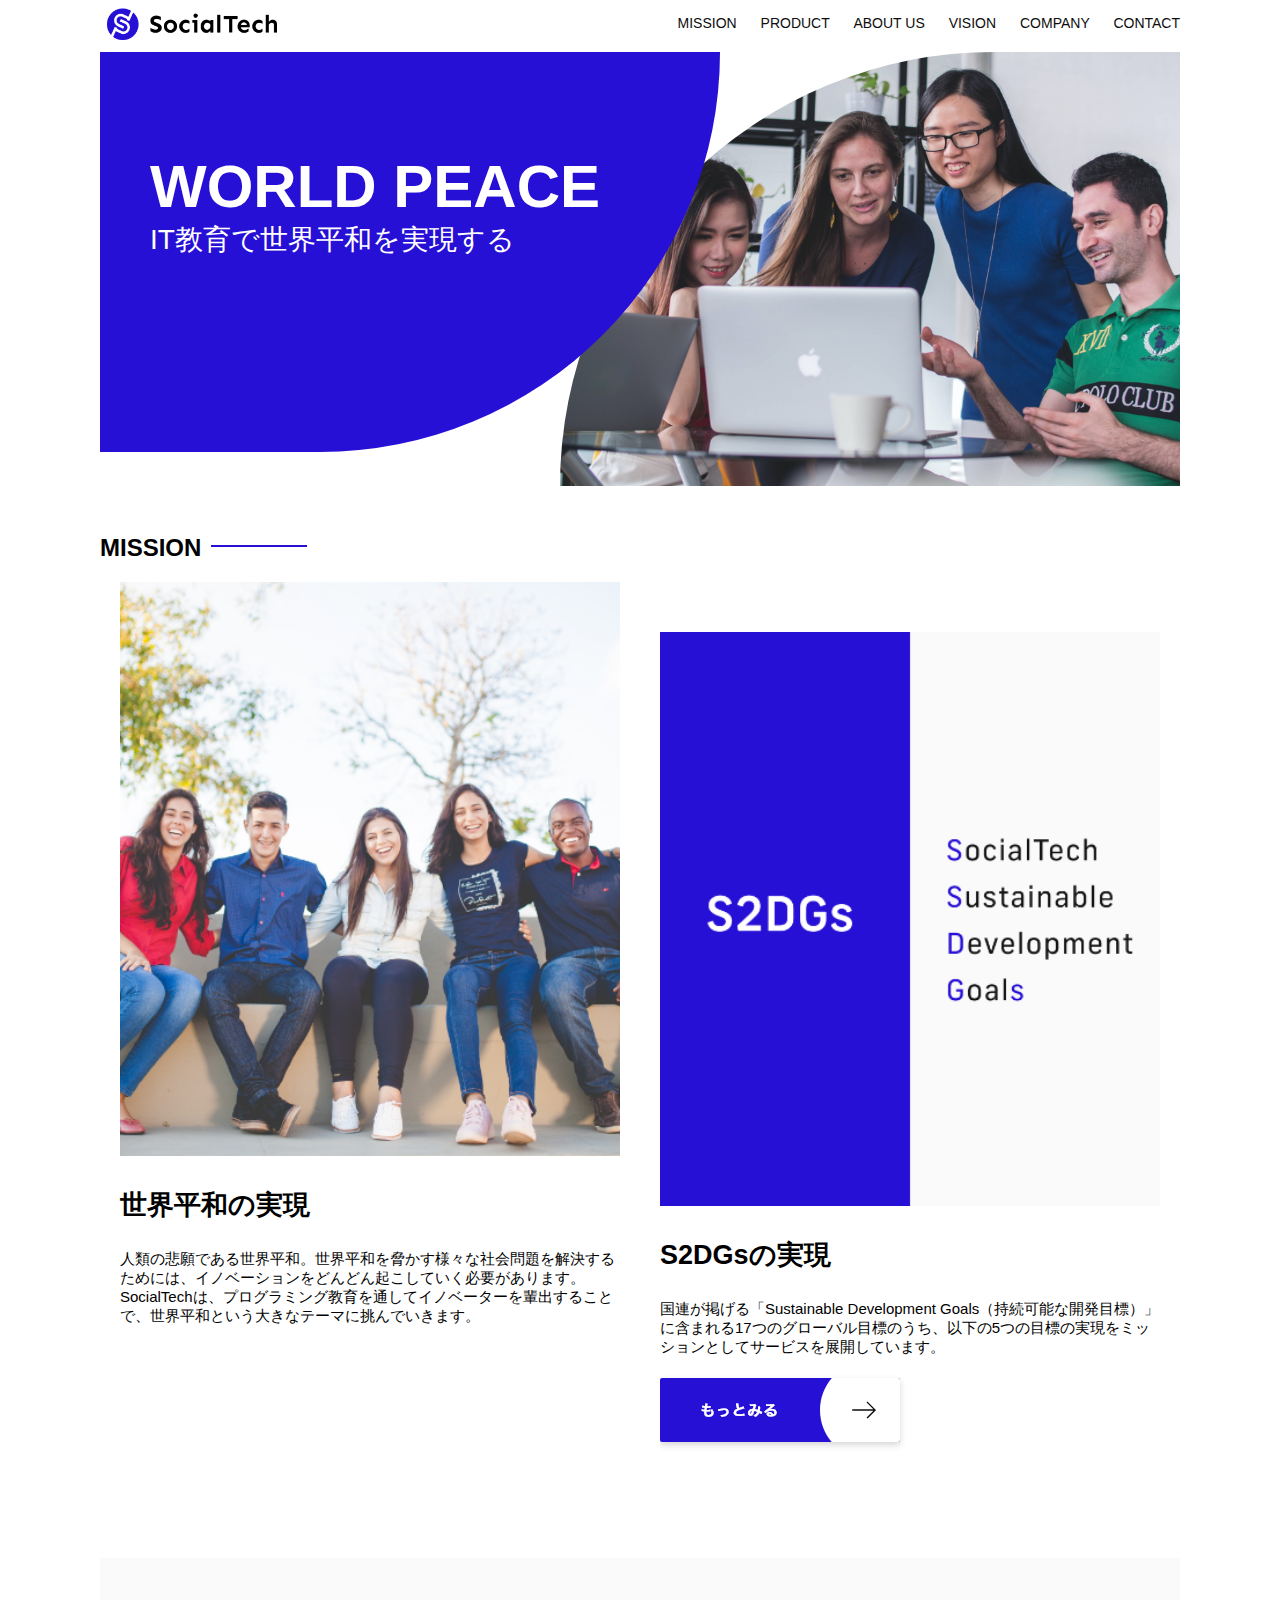
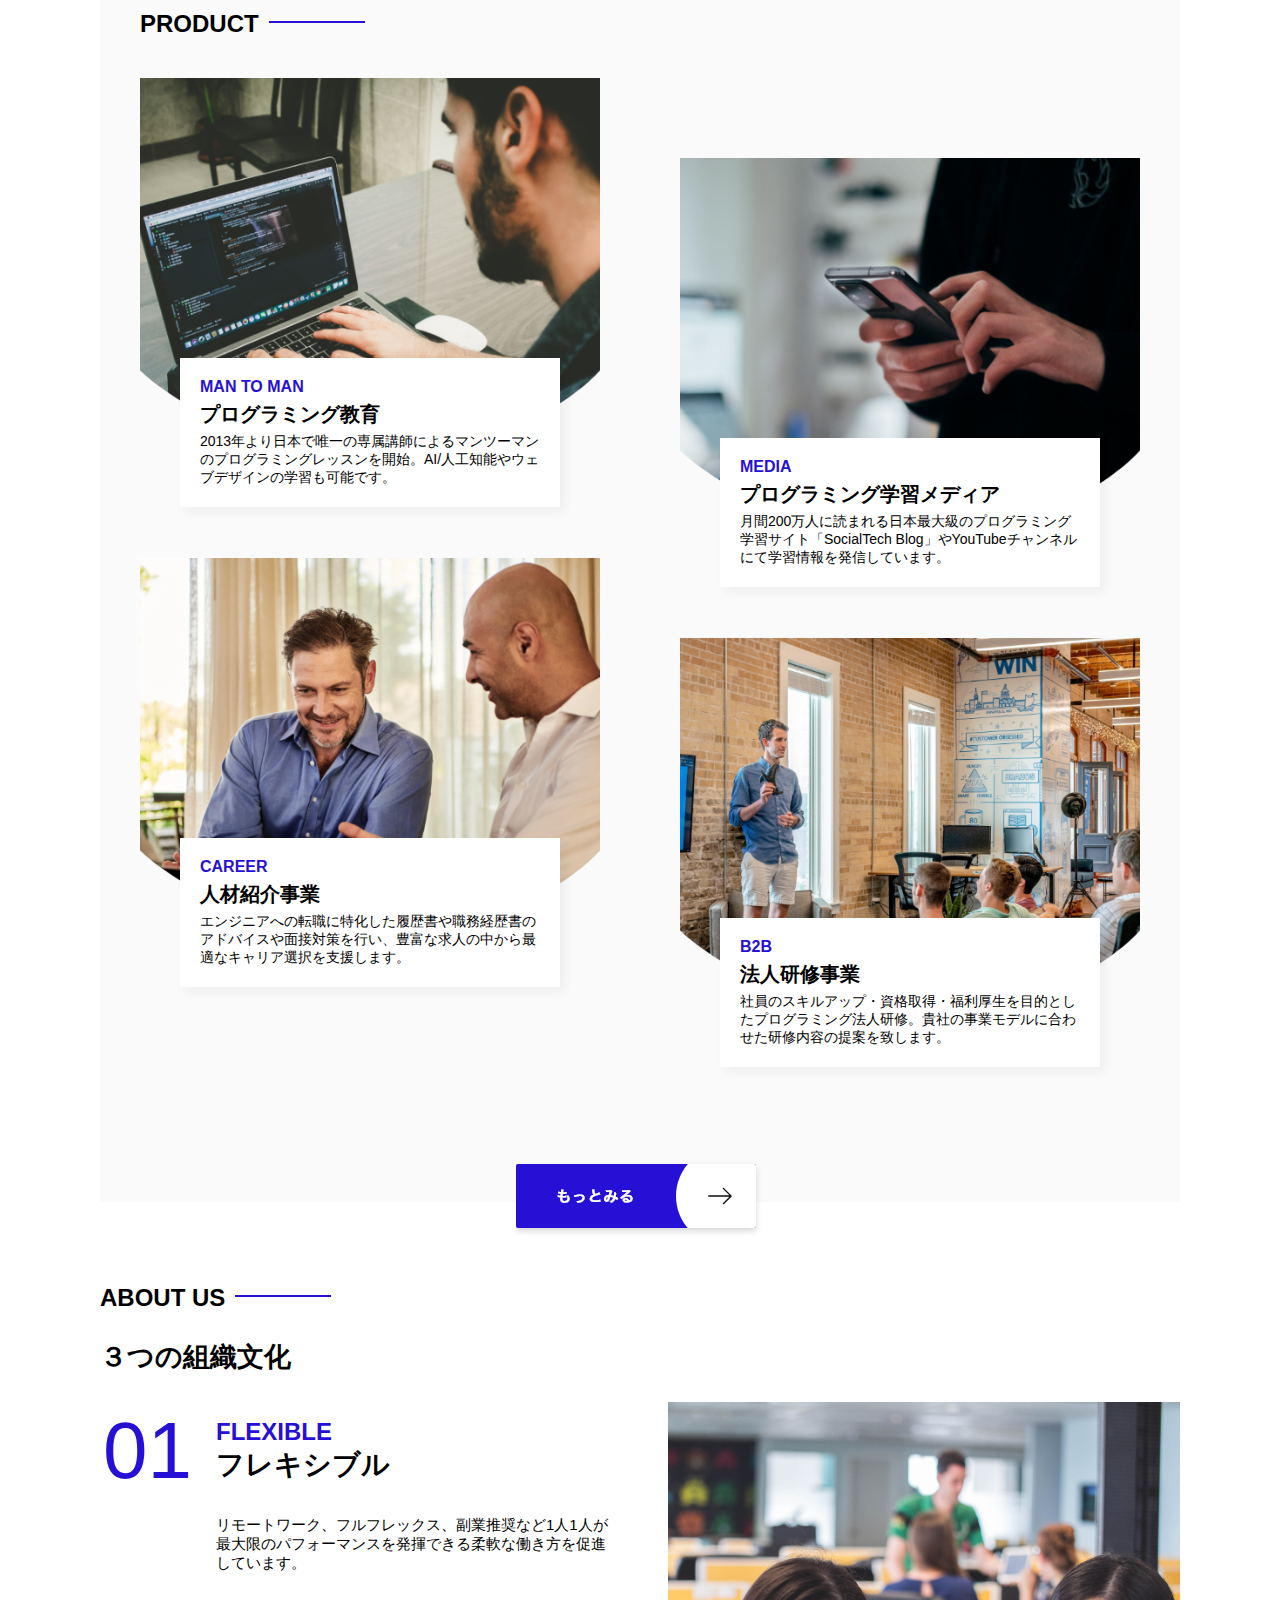
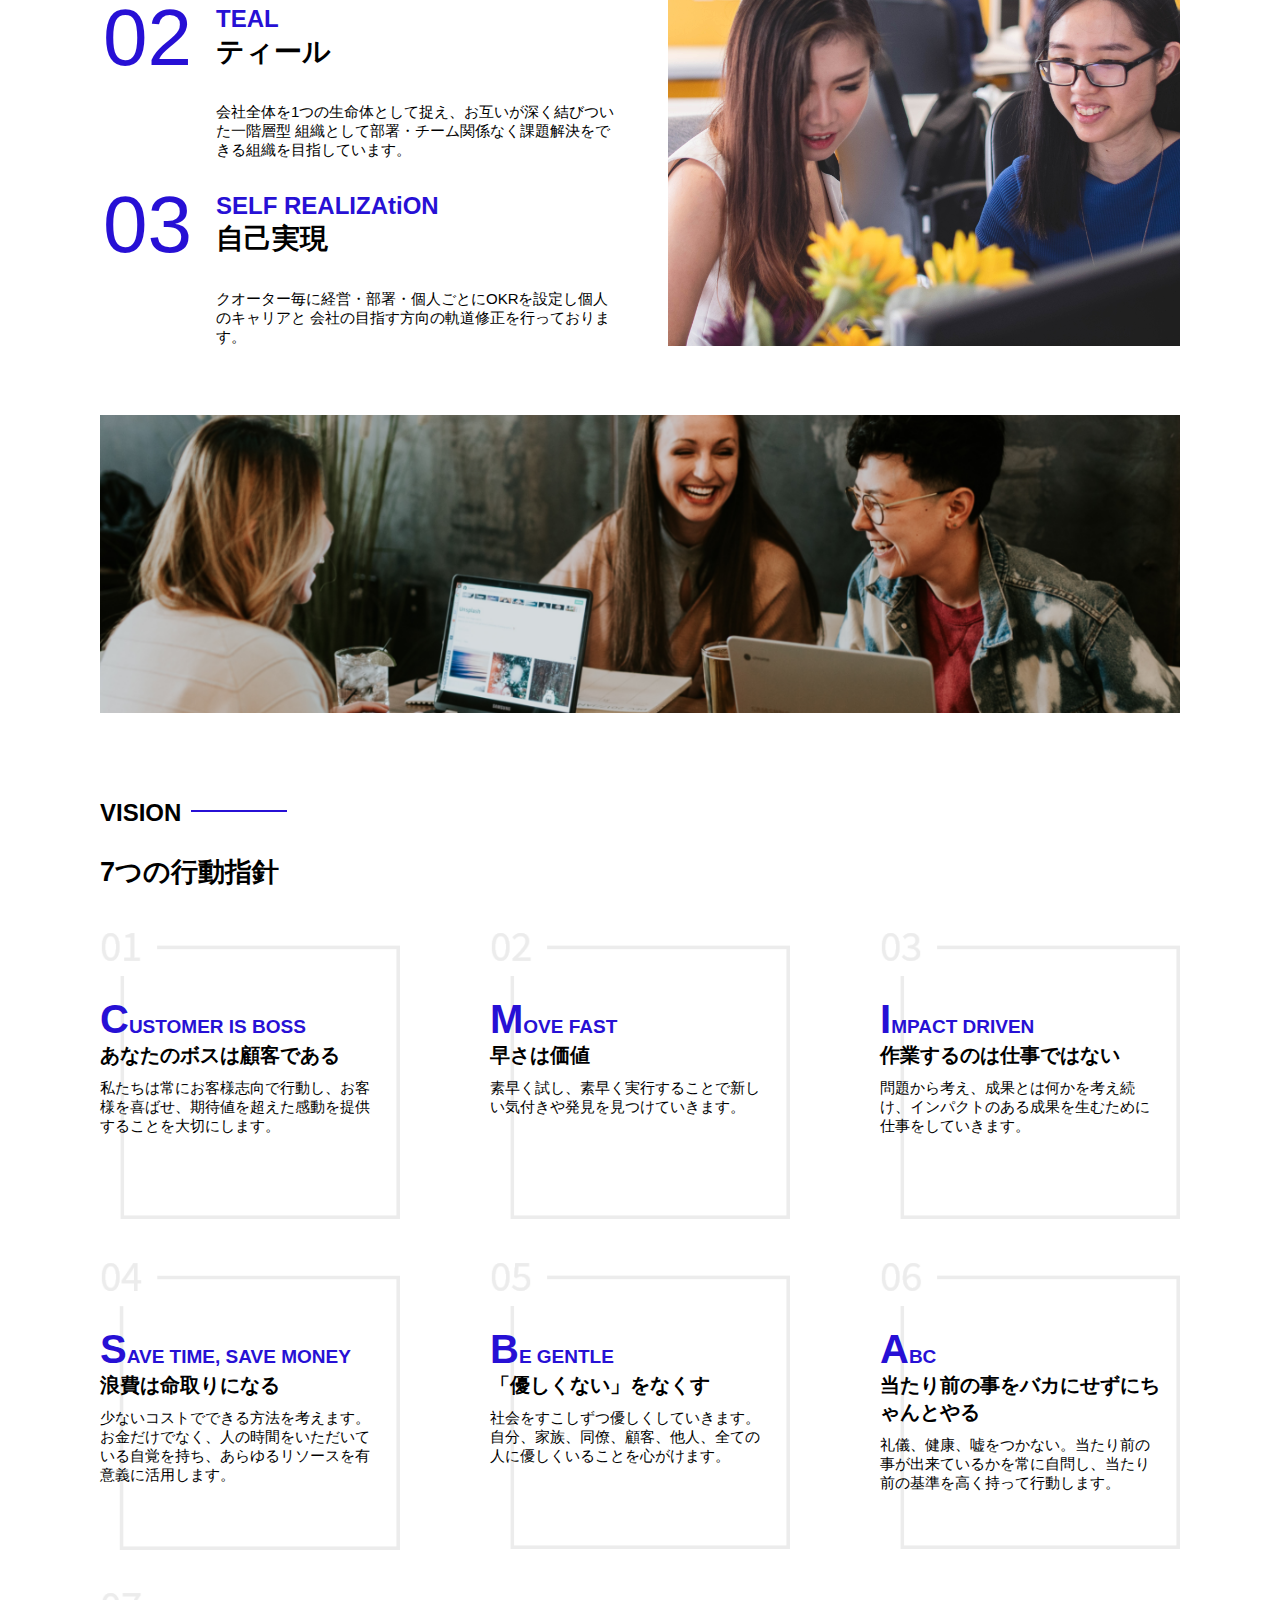
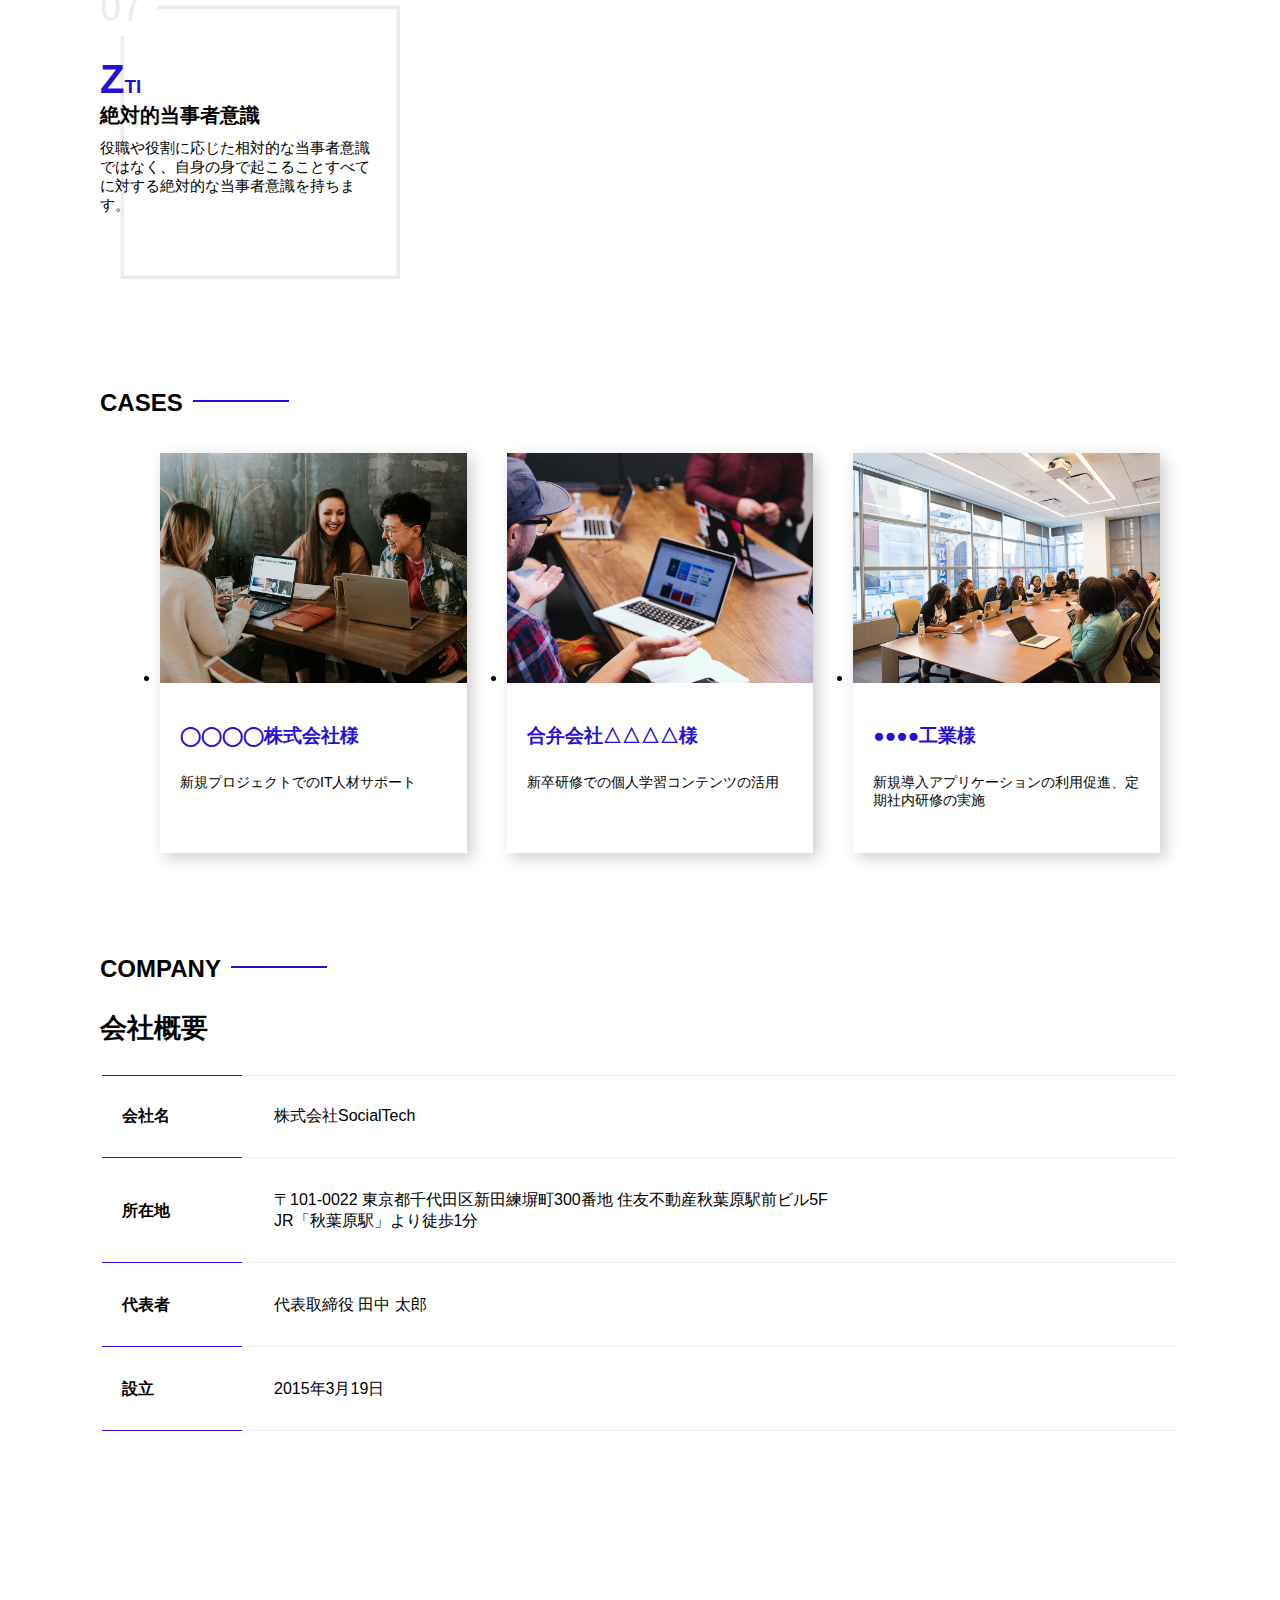
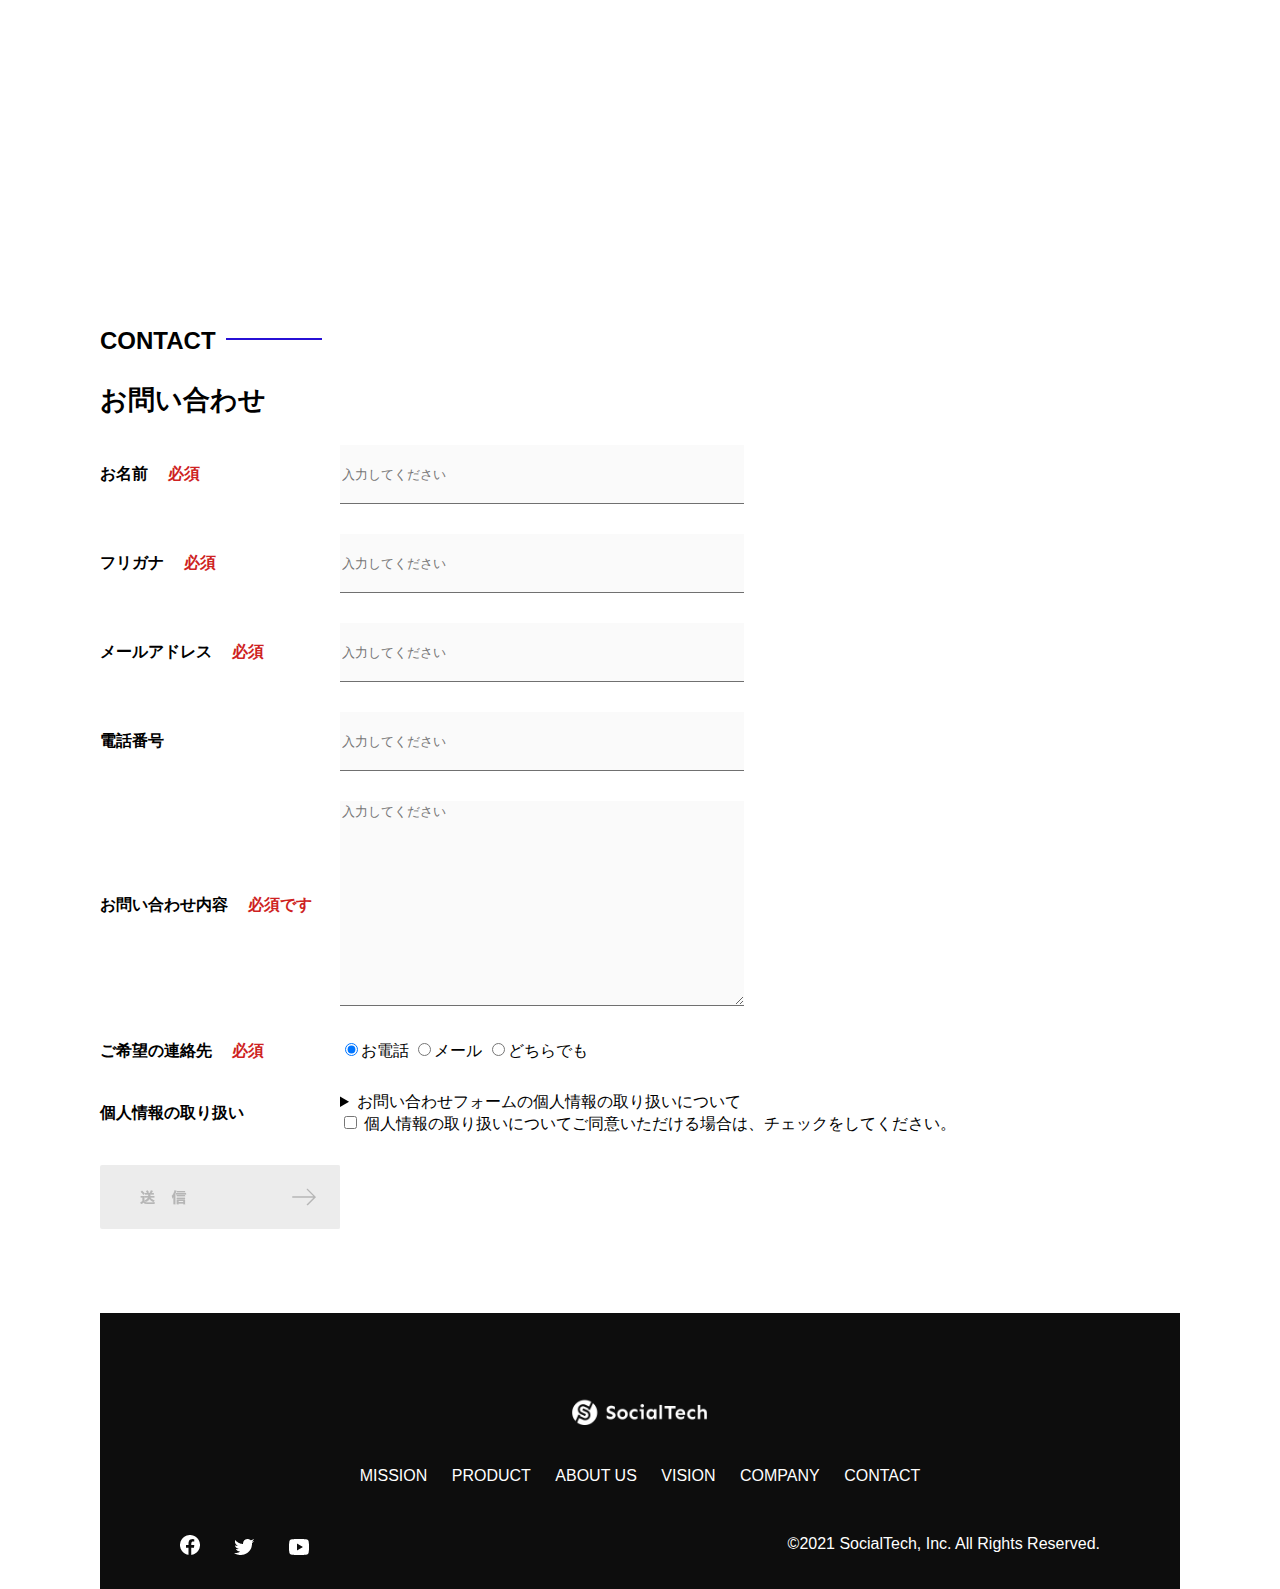
<file: socialtech/index.html>
<!DOCTYPE html>
<html>

  <head>
    <title>SocialTech</title>
    <meta charset="UTF-8">
    <meta name="description" content="SocialTechはEdTech業界のリーディングカンパニーを目指します。">
    <meta name="viewport" content="width=device-width, initial-scale=1.0">
    <link rel="stylesheet" href="style.css">
  </head>
  
  <body>
    <!-- ヘッダー -->
    <header>
      <!-- ロゴ -->
      <a href="index.html" id="logo"><img src="images/logo.png" alt="トップページに戻る"></a>
      <!-- PC用ナビゲーション -->
      <nav id="nav-pc">
        <a href="mission.html">MISSION</a>
        <a href="product.html">PRODUCT</a>
        <a href="index.html#aboutus">ABOUT US</a>
        <a href="index.html#vision">VISION</a>
        <a href="index.html#company">COMPANY</a>
        <a href="index.html#contact">CONTACT</a>
      </nav>
      <!-- スマホ用メニューボタン -->
      <img id="menu-sp" src="images/button-menu.png" alt="ナビゲーションを開く" onclick="document.getElementById('nav-sp').style.display = 'block'">
    
       <!-- スマホ用ナビゲーション -->
      <nav id="nav-sp">
        <img id="close" src="images/button-close.png" alt="ナビゲーションを閉じる" onclick="document.getElementById('nav-sp').style.display = 'none'">
        <a id="logo-sp" href="index.html" onclick="document.getElementById('nav-sp').style.display = 'none'"><img src="images/logo-sp.png" alt="トップページに戻る"></a>
        <a class="menu" href="mission.html" onclick="document.getElementById('nav-sp').style.display = 'none'">MISSION</a>
        <a class="menu" href="product.html" onclick="document.getElementById('nav-sp').style.display = 'none'">PRODUCT</a>
        <a class="menu" href="index.html#aboutus" onclick="document.getElementById('nav-sp').style.display = 'none'">ABOUTUS</a>
        <a class="menu" href="index.html#vision" onclick="document.getElementById('nav-sp').style.display = 'none'">VISION</a>
        <a class="menu" href="index.html#company" onclick="document.getElementById('nav-sp').style.display = 'none'">COMPANY</a>
        <a class="menu" href="index.html#contact" onclick="document.getElementById('nav-sp').style.display = 'none'">CONTACT</a>
        <div id="sns">
          <a href="https://www.facebook.com/sejuku2013"><img src="images/button-facebook.png" alt="Facebookのリンク"></a>
          <a href="https://twitter.com/samuraijuku"><img src="images/button-twitter.png" alt="Twitterのリンク"></a>
          <a href="https://www.youtube.com/channel/UCCFOQO5aDK0xXam4cUQXT8g"><img src="images/button-youtube.png" alt="YouTubeのリンク"></a>
        </div>
      </nav>
    </header>
    <!-- メイン -->
    <main>
      <article>
        <!-- メインビジュアル -->
        <section id="main-visual">
          <div id="main-message">
            <h1>WORLD PEACE</h1>
            <p>IT教育で世界平和を実現する</p>
          </div>
          <img src="images/index/index-main.png" alt="PCの周りに集まる多国籍の仲間たち">
        </section>
        <!-- ミッション -->
        <section id="mission">
          <h2 class="index-h2">MISSION</h2>
          <div id="mission-flex">
            <div>
              <img id="mission-photo" src="images/index/index-mission.png" alt="屋外のベンチで写真を撮影する多国籍の仲間たち">
              <h3>世界平和の実現</h3>
              <p>
                人類の悲願である世界平和。世界平和を脅かす様々な社会問題を解決するためには、イノベーションをどんどん起こしていく必要があります。SocialTechは、プログラミング教育を通してイノベーターを輩出することで、世界平和という大きなテーマに挑んでいきます。
              </p>
            </div>
            <div>
              <img id="s2dgs" src="images/index/s2dgs.png" alt="S2DGs">
              <h3>S2DGsの実現</h3>
              <p>国連が掲げる「Sustainable Development Goals（持続可能な開発目標）」に含まれる17つのグローバル目標のうち、以下の5つの目標の実現をミッションとしてサービスを展開しています。</p>
              <a href="mission.html">
                <img src="images/button-more.png" alt="もっとみる">
              </a>
            </div>
          </div>
        </section>
        <!-- プロダクト -->
        <section id="product">
          <h2 class="index-h2">PRODUCT</h2>
          <div>
            <div id="product-left">
              <div>
                <img class="product-photo" src="images/index/index-mantoman.png" alt="PCでコードを書く男性">
                <div class="product-explain">
                  <span>MAN TO MAN</span>
                  <h3>プログラミング教育</h3>
                  <p>2013年より日本で唯一の専属講師によるマンツーマンのプログラミングレッスンを開始。AI/人工知能やウェブデザインの学習も可能です。</p>
                </div>
              </div>
              <div>
                <img class="product-photo" src="images/index/index-career.png" alt="笑顔で話し合う2人の男性">
                <div class="product-explain">
                  <span>CAREER</span>
                  <h3>人材紹介事業</h3>
                  <p>エンジニアへの転職に特化した履歴書や職務経歴書のアドバイスや面接対策を行い、豊富な求人の中から最適なキャリア選択を支援します。</p>
                </div>
              </div>
            </div>
            <div id="product-right">
              <div>
                <img class="product-photo" src="images/index/index-media.png" alt="スマートフォンを操作する人">
                <div class="product-explain">
                  <span>MEDIA</span>
                  <h3>プログラミング学習メディア</h3>
                  <p>月間200万人に読まれる日本最大級のプログラミング学習サイト「SocialTech Blog」やYouTubeチャンネルにて学習情報を発信しています。</p>
                </div>
              </div>
              <div>
                <img class="product-photo" src="images/index/index-b2b.png" alt="講演中の男性とそれを聴く人々">
                <div class="product-explain">
                  <span>B2B</span>
                  <h3>法人研修事業</h3>
                  <p>社員のスキルアップ・資格取得・福利厚生を目的としたプログラミング法人研修。貴社の事業モデルに合わせた研修内容の提案を致します。</p>
                </div>
              </div>
            </div>
          </div>
          <div>
            <a id="product-more" href="product.html">
              <img src="images/button-more.png" alt="もっとみる">
            </a>
          </div>
        </section>
        <!-- ABOUT US -->
        <section id="aboutus">
          <h2 class="index-h2">ABOUT US</h2>
          <h3>３つの組織文化</h3>
          <div>
            <table class="culture-table">
              <tr>
                <td>
                  <span class="culture-num">01</span>
                </td>
                <td>
                  <span class="culture-en">FLEXIBLE</span>
                  <span class="culture-jp">フレキシブル</span>
                </td>
              </tr>
              <tr>
                <td>
                  <!-- 空のセル -->
                </td>
                <td>
                  <p class="culture-description">
                    リモートワーク、フルフレックス、副業推奨など1人1人が最大限のパフォーマンスを発揮できる柔軟な働き方を促進しています。
                  </p>
                </td>
              </tr>
              <tr>
                <td>
                  <span class="culture-num">02</span>
                </td>
                <td>
                  <span class="culture-en">TEAL</span>
                  <span class="culture-jp">ティール</span>
                </td>
              </tr>
              <tr>
                <td>
                  <!-- 空のセル -->
                </td>
                <td>
                  <p class="culture-description">
                    会社全体を1つの生命体として捉え、お互いが深く結びついた一階層型
                    組織として部署・チーム関係なく課題解決をできる組織を目指しています。
                  </p>
                </td>
              </tr>
              <tr>
                <td>
                  <span class="culture-num">03</span>
                </td>
                <td>
                  <span class="culture-en">SELF REALIZAtiON</span>
                  <span class="culture-jp">自己実現</span>
                </td>
              </tr>
              <tr>
                <td>
                  <!-- 空のセル -->
                </td>
                <td>
                  <p class="culture-description">
                    クオーター毎に経営・部署・個人ごとにOKRを設定し個人のキャリアと
                    会社の目指す方向の軌道修正を行っております。
                  </p>
                </td>
              </tr>
            </table>
            <img class="culture-img" src="images/index/index-aboutus1.png" alt="笑顔で話し合う2人の女性">
          </div>
          <img class="culture-img2" src="images/index/index-aboutus2.png" alt="笑顔で話し合う3人の男女">
        </section>
        <!-- VISION -->
        <section id="vision">
          <h2 class="index-h2">VISION</h2>
          <h3>7つの行動指針　</h3>
          <div>
            <div class="vision-box">
              <img src="images/index/vision-01.png" alt="01">
              <span>
                <h4>CUSTOMER IS BOSS</h4>
                <h5>あなたのボスは顧客である</h5>
                <p>私たちは常にお客様志向で行動し、お客様を喜ばせ、期待値を超えた感動を提供することを大切にします。</p>
              </span>
            </div>
            <div class="vision-box">
              <img src="images/index/vision-02.png" alt="02">
              <span>
                <h4>MOVE FAST</h4>
                <h5>早さは価値</h5>
                <p>素早く試し、素早く実行することで新しい気付きや発見を見つけていきます。</p>
              </span>
            </div>
            <div class="vision-box">
              <img src="images/index/vision-03.png" alt="03">
              <span>
                <h4>IMPACT DRIVEN</h4>
                <h5>作業するのは仕事ではない</h5>
                <p>問題から考え、成果とは何かを考え続け、インパクトのある成果を生むために仕事をしていきます。</p>
              </span>
            </div>
            <div class="vision-box">
              <img src="images/index//vision-04.png" alt="04">
              <span>
                <h4>SAVE TIME, SAVE MONEY</h4>
                <h5>浪費は命取りになる</h5>
                <p>少ないコストでできる方法を考えます。お金だけでなく、人の時間をいただいている自覚を持ち、あらゆるリソースを有意義に活用します。</p>
              </span>
            </div>
            <div class="vision-box">
              <img src="images/index/vision-05.png" alt="05">
              <span>
                <h4>BE GENTLE</h4>
                <h5>「優しくない」をなくす</h5>
                <p>社会をすこしずつ優しくしていきます。自分、家族、同僚、顧客、他人、全ての人に優しくいることを心がけます。</p>
              </span>
            </div>
            <div class="vision-box">
              <img src="images/index/vision-06.png" alt="06">
              <span>
                <h4>ABC</h4>
                <h5>当たり前の事をバカにせずにちゃんとやる</h5>
                <p>礼儀、健康、嘘をつかない。当たり前の事が出来ているかを常に自問し、当たり前の基準を高く持って行動します。</p>
              </span>
            </div>
            <div class="vision-box">
              <img src="images/index/vision-07.png" alt="07">
              <span>
                <h4>ZTI</h4>
                <h5>絶対的当事者意識</h5>
                <p>役職や役割に応じた相対的な当事者意識ではなく、自身の身で起こることすべてに対する絶対的な当事者意識を持ちます。</p>
              </span>
            </div>
          </div>
        </section>
        <!-- CASES -->
        <section id="cases">
          <h2 class="index-h2">CASES</h2>
          <ul>
            <li class="case-card">
              <img class="case-img" src="images/index/case-1.png" alt="仲良く語り合う3人">
              <div class="case-info">
                <h4 class="case-name">◯◯◯◯株式会社様</h4>
                <div class="case-content">新規プロジェクトでのIT人材サポート</div>
              </div>
            </li>
            <li class="case-card">
              <img class="case-img" src="images/index/case-2.png" alt="PCでコンテンツを見る">
              <div class="case-info">
                <h4 class="case-name">合弁会社△△△△様</h4>
                <div class="case-content">新卒研修での個人学習コンテンツの活用</div>
              </div>
            </li>
            <li class="case-card">
              <img class="case-img" src="images/index/case-3.png" alt="社内研修中の会議室">
              <div class="case-info">
                <h4 class="case-name">●●●●工業様</h4>
                <div class="case-content">新規導入アプリケーションの利用促進、定期社内研修の実施</div>
              </div>
            </li>
          </ul>
        </section>
        <!-- COMPANY -->
        <section id="company">
          <h2 class="index-h2">COMPANY</h2>
          <h3>会社概要</h3>
          <table id="company-table">
            <tr>
              <th class="tableheader-first">会社名</th>
              <td class="cell-first">株式会社SocialTech</td>
            </tr>
            <tr>
              <th class="tableheader">所在地</th>
              <td class="cell">〒101-0022 東京都千代田区新田練塀町300番地 住友不動産秋葉原駅前ビル5F<br>JR「秋葉原駅」より徒歩1分</td>
            </tr>
            <tr>
              <th class="tableheader">代表者</th>
              <td class="cell">代表取締役 田中 太郎</td>
            </tr>
            <tr>
              <th class="tableheader">設立</th>
              <td class="cell">2015年3月19日</td>
            </tr>
          </table>
          <iframe
            src="https://www.google.com/maps/embed?pb=!1m18!1m12!1m3!1d3240.068855133681!2d139.77207767578852!3d35.69992317258122!2m3!1f0!2f0!3f0!3m2!1i1024!2i768!4f13.1!3m3!1m2!1s0x60188fee13660e23%3A0x77137876edf742ac!2z5L2P5Y-L5LiN5YuV55Sj56eL6JGJ5Y6f6aeF5YmN44OT44Or!5e0!3m2!1sja!2sjp!4v1706362289343!5m2!1sja!2sjp" width="600" height="450" 
            style="border:0;" allowfullscreen="" loading="lazy" referrerpolicy="no-referrer-when-downgrade">
          </iframe>
        </section>
        <!-- お問い合わせフォーム -->
        <section id="contact">
          <h2 class="index-h2">CONTACT</h2>
          <h3>お問い合わせ</h3>
          <form>
            <div>
              <div class="contact-heading">
                <label class="contact-label">お名前<span class="contact-span">必須</span></label>
              </div>
              <div>
                <input type="text" name="name" placeholder="入力してください" class="contact-textbox">
              </div>
            </div>
            <div>
              <div class="contact-heading">
                <label class="contact-label">フリガナ<span class="contact-span">必須</span></label>
              </div>
              <div>
                <input type="text" name="hurigana" placeholder="入力してください" class="contact-textbox">
              </div>
            </div>
            <div>
              <div class="contact-heading">
                <label class="contact-label">メールアドレス<span class="contact-span">必須</span></label>
              </div>
              <div>
                <input type="text" name="email" placeholder="入力してください" class="contact-textbox">
              </div>
            </div>
            <div>
              <div class="contact-heading">
                <label class="contact-label">電話番号</label>
              </div>
              <div>
                <input type="text" name="tel" placeholder="入力してください" class="contact-textbox">
              </div>
            </div>
            <div>
              <div class="contact-heading">
                <label class="contact-label">お問い合わせ内容<span class="contact-span">必須です</span></label>
              </div>
              <div>
                <textarea class="contact-textarea" placeholder="入力してください" name="message"></textarea>
              </div>
            </div>
            <div>
              <div class="contact-heading">
                <label class="contact-label">ご希望の連絡先<span class="contact-span">必須</span></label>
              </div>
              <div>
                <input class="radiobutton" type="radio" value="tel" name="contact" checked><label>お電話</label>
                <input class="radiobutton" type="radio" value="mail" name="contact"><label>メール</label>
                <input class="radiobutton" type="radio" value="both" name="contact"><label>どちらでも</label>
              </div>
            </div>
            <div>
              <div class="contact-heading">
                <label class="contact-label">個人情報の取り扱い</label>
              </div>
              <div>
                <details>
                  <summary>お問い合わせフォームの個人情報の取り扱いについて</summary>
                  <div>
                    <span>１．組織の名称又は氏名</span><br>
                    株式会社SocialTech<br><br>
                    <span>２．個人情報保護管理者（若しくはその代理人）の氏名又は職名、所属及び連絡先
                      鈴木 一郎 コーポレート部</span><br>
                    メールアドレス：samurai@example.com<br>
                    TEL：03-1234-5678<br>
                    <span>３．個人情報の利用目的</span><br>
                    ・本サービス及び本サービスに関連する情報の提供又はそれらに関する連絡のため<br>
                    ・ユーザーの本人確認のため<br>
                    ・当社サービスのご案内のため<br>
                    ・当社の商品等の広告または宣伝（電子メールによるものを含むものとします。）<br><br>
                    <span>４．個人情報の取り扱い業務の委託</span><br>
                    個人情報の取扱業務の全部または一部を外部に業務委託する場合があります。<br>
                    その際、弊社は、個人情報を適切に保護できる管理体制を敷き実行していることを条件として<br>
                    委託先を厳選したうえで、機密保持契約を委託先と締結し、お客様の個人情報を厳密に管理させます。<br><br>
                    <span>５．個人情報の開示等の請求</span><br>
                    お客様は、弊社に対してご自身の個人情報の開示等（利用目的の通知、開示、内容の訂正・追加・削除、利用の停止または消去、第三者への提供の停止）に関して、当社問合わせ窓口に申し出ることができます。<br>
                    その際、弊社はお客様ご本人を確認させていただいたうえで、合理的な期間内に対応いたします。<br><br>
                    なお、個人情報に関する弊社問合わせ先は、次の通りです。<br><br>
                    株式会社SocialTech　個人情報問合せ窓口<br>
                    〒101-0022 東京都千代田区神田練塀町300番地 住友不動産秋葉原駅前ビル5F<br>
                    メールアドレス：samurai@example.com　TEL：03-1234-5678<br><br>
                    <span>６．個人情報を提供されることの任意性について</span><br><br>
                    お客様がご自身の個人情報を弊社に提供されるか否かは、お客様のご判断によりますが、もしご提供されない場合には、適切なサービスが提供できない場合がありますので予めご了承ください。
                  </div>
                </details>
                <input type="checkbox" name="agree">
                <span>個人情報の取り扱いについてご同意いただける場合は、チェックをしてください。</span>
              </div>
            </div>
            <input type="image" src="images/button-submit.png" alt="送信する">
          </form>
        </section>
      </article>
      <footer>
        <div id="footer-logo">
          <img src="images/logo-sp.png" alt="SocialTech">
        </div>
        <div id="footer-link">
          <a href="mission.html">MISSION</a>
          <a href="product.html">PRODUCT</a>
          <a href="index.html#aboutus">ABOUT US</a>
          <a href="index.html#vision">VISION</a>
          <a href="index.html#company">COMPANY</a>
          <a href="index.html#contact">CONTACT</a>
        </div>
        <div id="sns-footer">
          <a href="https://www.facebook.com/sejuku2013"><img src="images/button-facebook.png" alt="Facebookのリンク"></a>
          <a href="https://twitter.com/samuraijuku"><img src="images/button-twitter.png" alt="Twitterのリンク"></a>
          <a href="https://www.youtube.com/channel/UCCFOQO5aDK0xXam4cUQXT8g"><img src="images/button-youtube.png" alt="YouTubeのリンク"></a>
          <span id="copyright">&copy;2021 SocialTech, Inc. All Rights Reserved.</span>
        </div>
      </footer>
    </main>
  </body>

</html>
</file>
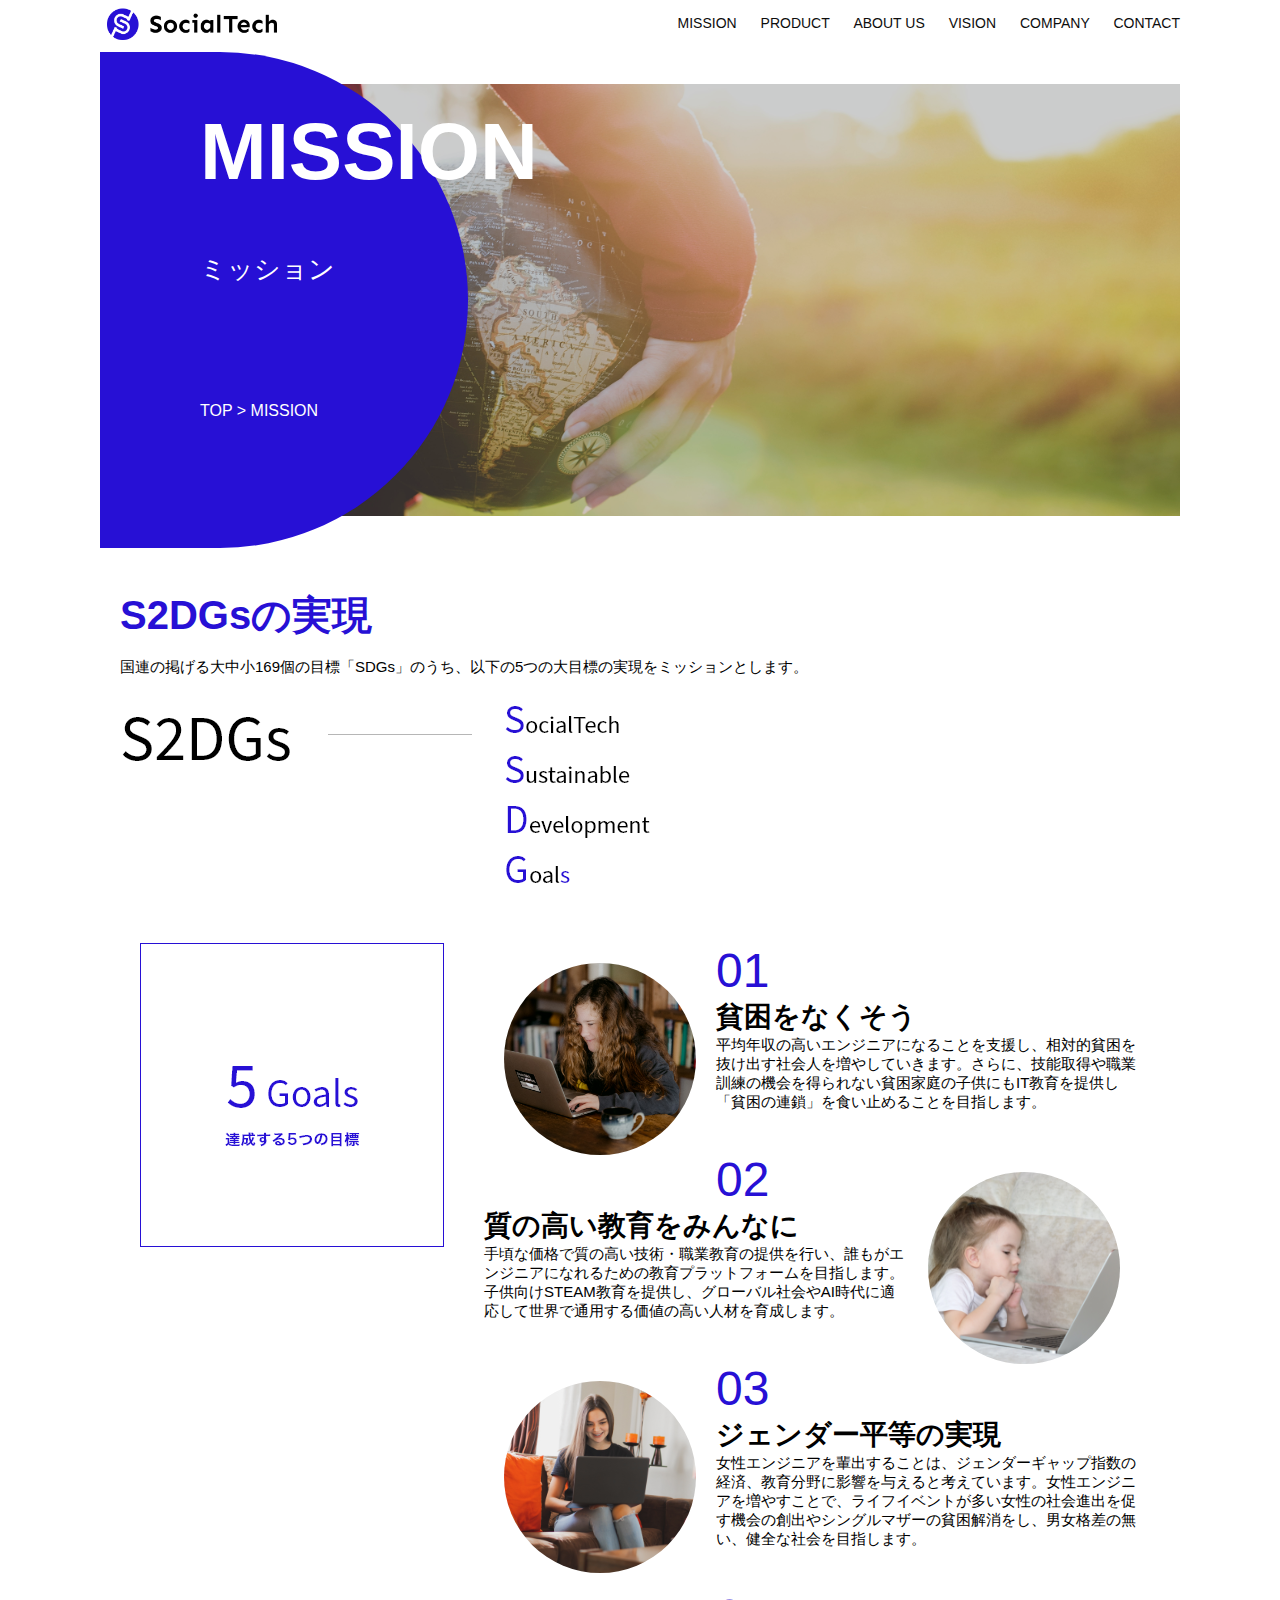
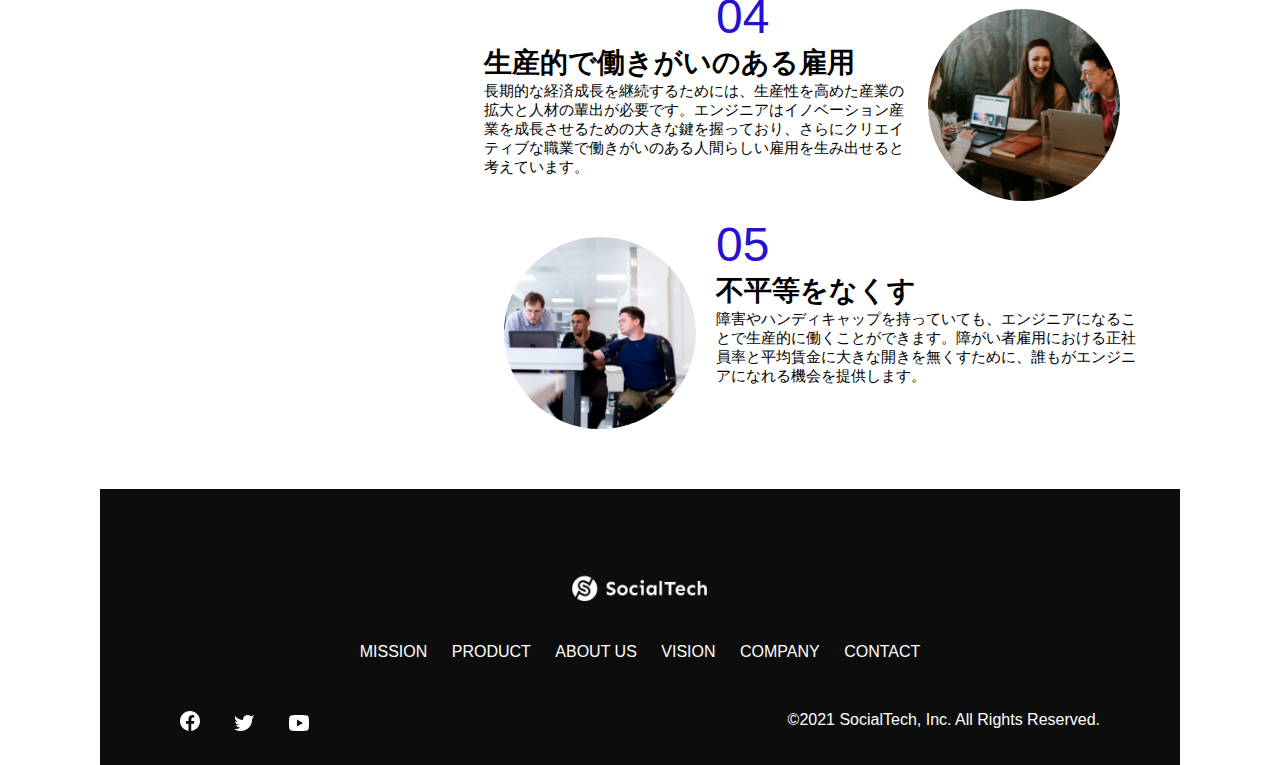
<file: socialtech/mission.html>
<!DOCTYPE html>
<html>
<head>
  <title>SocialTech - MISSION ミッション</title>
  <meta charset="UTF-8">
  <meta name="description" content="SocialTechが目指す5つの目標(S2DGs)を紹介します">
  <meta name="viewport" content="width=device-width, initial-scale=1.0">
  <link rel="stylesheet" href="style.css">
</head>

<body>
  <!-- ヘッダー -->
  <header>
    <!-- ロゴ -->
    <a href="index.html" id="logo"><img src="images/logo.png" alt="トップページに戻る"></a>

    <!-- PC用ナビゲーション -->
    <nav id="nav-pc">
      <a href="mission.html">MISSION</a>
      <a href="product.html">PRODUCT</a>
      <a href="index.html#aboutus">ABOUT US</a>
      <a href="index.html#vision">VISION</a>
      <a href="index.html#company">COMPANY</a>
      <a href="index.html#contact">CONTACT</a>
    </nav>

    <!-- スマホ用メニューボタン -->
    <img id="menu-sp" src="images/button-menu.png" alt="ナビゲーションを開く" onclick="document.getElementById('nav-sp').style.display = 'block'">

    <!-- スマホ用ナビゲーション -->
    <nav id="nav-sp">
      <img id="close" src="images/button-close.png" alt="ナビゲーションを閉じる" onclick="document.getElementById('nav-sp').style.display = 'none'">
      <a id="logo-sp" href="index.html" onclick="document.getElementById('nav-sp').style.display = 'none'"><img
          src="images/logo-sp.png" alt="トップページに戻る"></a>
      <a class="menu" href="mission.html" onclick="document.getElementById('nav-sp').style.display = 'none'">MISSION</a>
      <a class="menu" href="product.html" onclick="document.getElementById('nav-sp').style.display = 'none'">PRODUCT</a>
      <a class="menu" href="index.html#aboutus" onclick="document.getElementById('nav-sp').style.display = 'none'">ABOUT
        US</a>
      <a class="menu" href="index.html#vision"
        onclick="document.getElementById('nav-sp').style.display = 'none'">VISION</a>
      <a class="menu" href="index.html#company"
        onclick="document.getElementById('nav-sp').style.display = 'none'">COMPANY</a>
      <a class="menu" href="index.html#contact"
        onclick="document.getElementById('nav-sp').style.display = 'none'">CONTACT</a>
      <div id="sns">
        <a href="https://www.facebook.com/sejuku2013"><img src="images/button-facebook.png" alt="Facebookのリンク"></a>
        <a href="https://twitter.com/samuraijuku"><img src="images/button-twitter.png" alt="Twitterのリンク"></a>
        <a href="https://www.youtube.com/channel/UCCFOQO5aDK0xXam4cUQXT8g"><img src="images/button-youtube.png" alt="YouTubeのリンク"></a>
      </div>
    </nav>
  </header>
  <main>
    <article>
      <section id="mission-main">
        <div id="mission-title">
          <h1>MISSION</h1>
          <span>ミッション</span>
          <div>TOP > MISSION</div>
        </div>
      </section>
      <section id="mission-s2dgs">
        <h2 class="mission-h2">S2DGsの実現</h2>
        <p>国連の掲げる大中小169個の目標「SDGs」のうち、以下の5つの大目標の実現をミッションとします。</p>
        <img src="images/mission/mission-s2dgs.png" alt="S2DGs">
      </section>
      <section id="mission-5goals">
        <div>
          <img id="s2dgs-image" src="images/mission/mission-5goals.png" alt="5Goals">
        </div>
        <div>
          <div>
            <img class="fivegoals-image-left" src="images/mission/mission-5goals01.png" alt="PCを操作する女の子">
            <span class="fivegoals-number">01</span>
            <h3 class="fivegoals-h3">貧困をなくそう</h3>
            <p class="fivegoals-p">
              平均年収の高いエンジニアになることを支援し、相対的貧困を抜け出す社会人を増やしていきます。さらに、技能取得や職業訓練の機会を得られない貧困家庭の子供にもIT教育を提供し「貧困の連鎖」を食い止めることを目指します。
            </p>
          </div>

          <div>
            <img class="fivegoals-image-right" src="images/mission/mission-5goals02.png" alt="PCを見つめる小さい女の子">
            <span class="fivegoals-number">02</span>
            <h3 class="fivegoals-h3">質の高い教育をみんなに</h3>
            <p class="fivegoals-p">
              手頃な価格で質の高い技術・職業教育の提供を行い、誰もがエンジニアになれるための教育プラットフォームを目指します。子供向けSTEAM教育を提供し、グローバル社会やAI時代に適応して世界で通用する価値の高い人材を育成します。
            </p>
          </div>

          <div>
            <img class="fivegoals-image-left" src="images/mission/mission-5goals03.png" alt="PCを操作する女性">
            <span class="fivegoals-number">03</span>
            <h3 class="fivegoals-h3">ジェンダー平等の実現</h3>
            <p class="fivegoals-p">
              女性エンジニアを輩出することは、ジェンダーギャップ指数の経済、教育分野に影響を与えると考えています。女性エンジニアを増やすことで、ライフイベントが多い女性の社会進出を促す機会の創出やシングルマザーの貧困解消をし、男女格差の無い、健全な社会を目指します。
            </p>
          </div>

          <div>
            <img class="fivegoals-image-right" src="images/mission/mission-5goals04.png" alt="笑顔で話し合う3人の男女">
            <span class="fivegoals-number">04</span>
            <h3 class="fivegoals-h3">生産的で働きがいのある雇用</h3>
            <p class="fivegoals-p">
              長期的な経済成長を継続するためには、生産性を高めた産業の拡大と人材の輩出が必要です。エンジニアはイノベーション産業を成長させるための大きな鍵を握っており、さらにクリエイティブな職業で働きがいのある人間らしい雇用を生み出せると考えています。
            </p>
          </div>

          <div>
            <img class="fivegoals-image-left" src="images/mission/mission-5goals05.png" alt="障害を持つ男性が生き生きと働く様子">
            <span class="fivegoals-number">05</span>
            <h3 class="fivegoals-h3">不平等をなくす</h3>
            <p class="fivegoals-p">
              障害やハンディキャップを持っていても、エンジニアになることで生産的に働くことができます。障がい者雇用における正社員率と平均賃金に大きな開きを無くすために、誰もがエンジニアになれる機会を提供します。
            </p>
          </div>
        </div>
      </section>
    </article>
    <footer>
      <div id="footer-logo">
        <img src="images/logo-sp.png" alt="SocialTech">
      </div>
      <div id="footer-link">
        <a href="mission.html">MISSION</a>
        <a href="product.html">PRODUCT</a>
        <a href="index.html#aboutus">ABOUT US</a>
        <a href="index.html#vision">VISION</a>
        <a href="index.html#company">COMPANY</a>
        <a href="index.html#contact">CONTACT</a>
      </div>
      <div id="sns-footer">
        <a href="https://www.facebook.com/sejuku2013"><img src="images/button-facebook.png" alt="Facebookのリンク"></a>
        <a href="https://twitter.com/samuraijuku"><img src="images/button-twitter.png" alt="Twitterのリンク"></a>
        <a href="https://www.youtube.com/channel/UCCFOQO5aDK0xXam4cUQXT8g"><img src="images/button-youtube.png" alt="YouTubeのリンク"></a>
        <span id="copyright">&copy;2021 SocialTech, Inc. All Rights Reserved. </span>
      </div>
    </footer>
  </main>
</body>

</html>
</file>
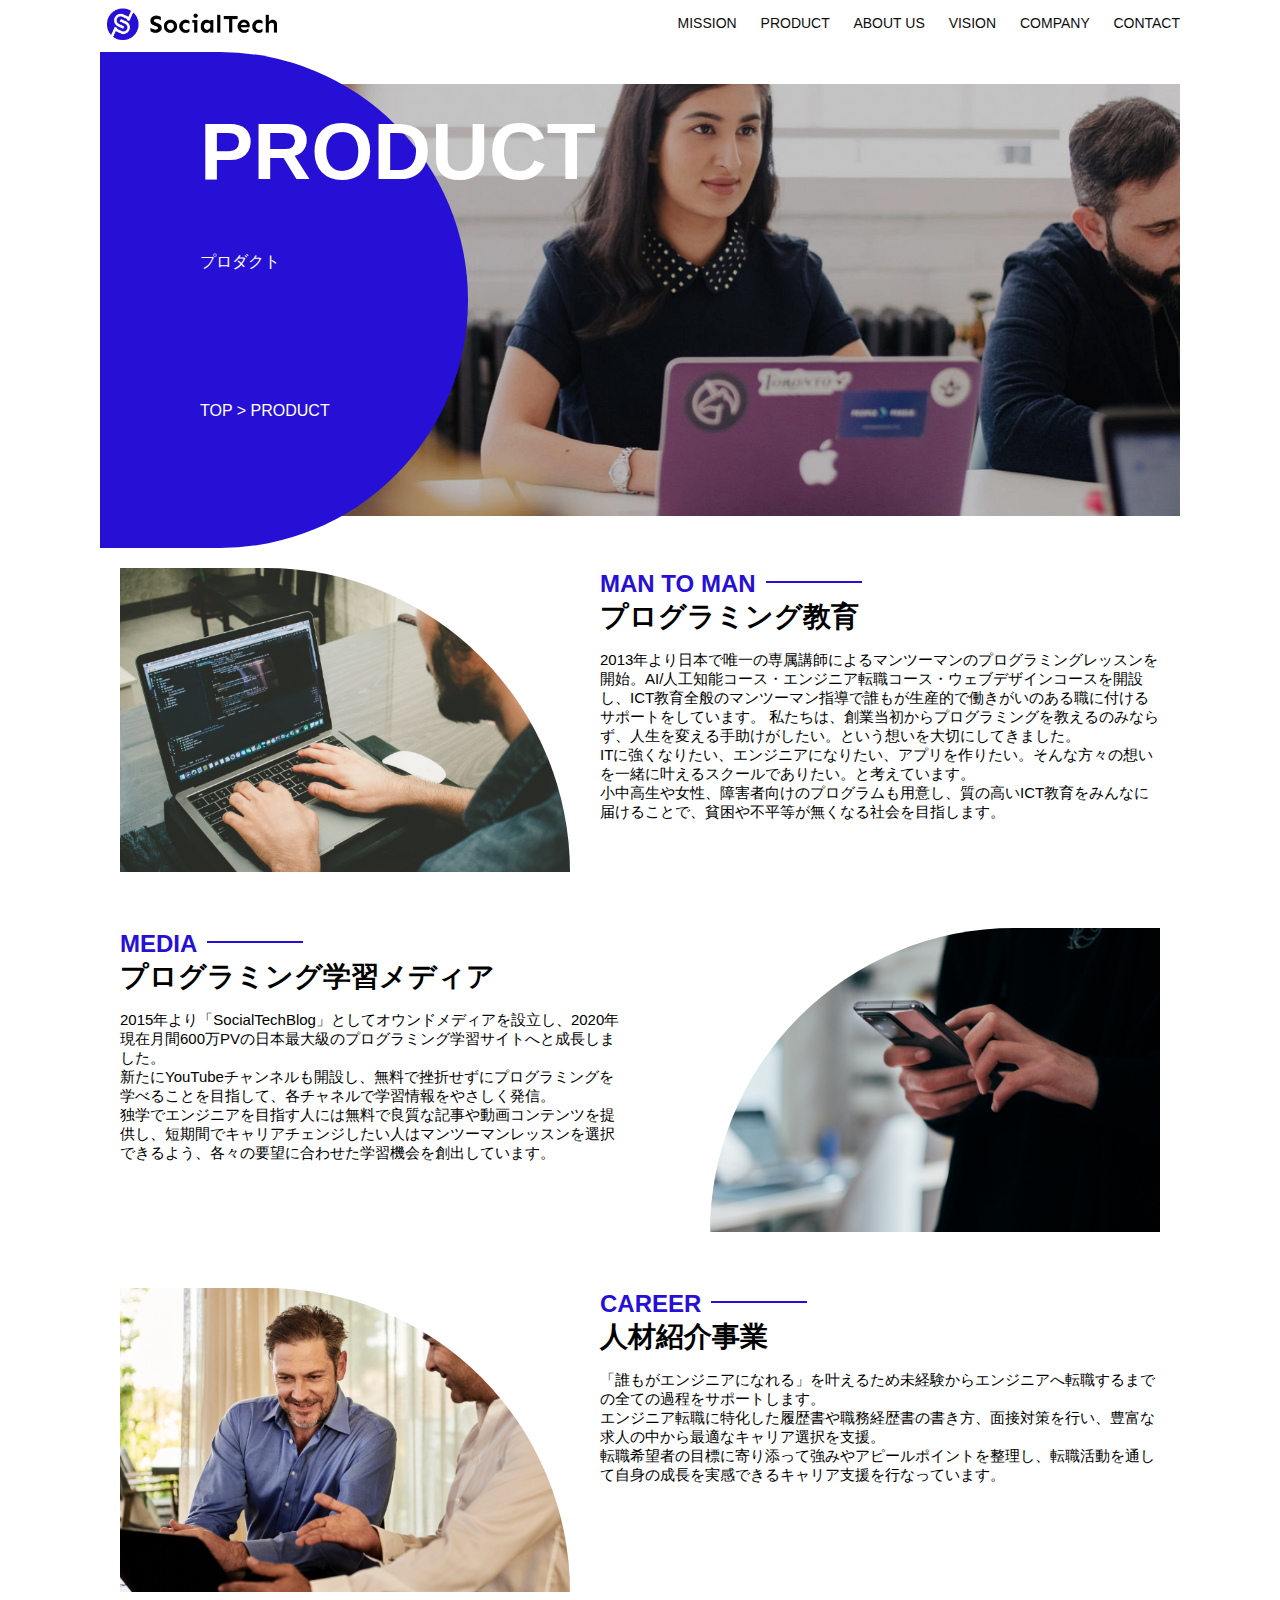
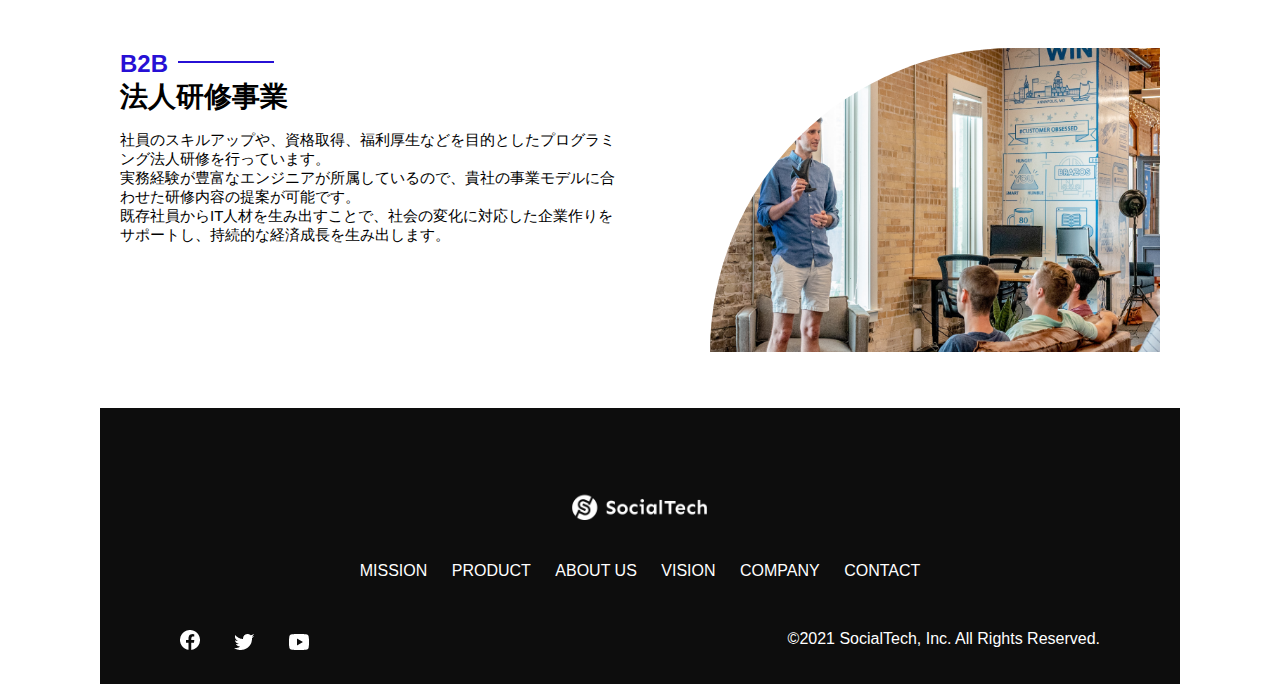
<file: socialtech/product.html>
<!DOCTYPE html>
  <html>
  <head>
    <title>SocialTech -PRODUCT プロダクト-</title>
    <meta charset="UTF-8">
    <meta name="description" content="SocialTechの4つのプロダクトを紹介します">
    <meta name="viewport" content="width=device-width, initial-scale=1.0">
    <link rel="stylesheet" href="style.css">
  </head>
  
  <body>
    <!-- ヘッダー -->
    <header>
      <!-- ロゴ -->
      <a href="index.html" id="logo"><img src="images/logo.png" alt="トップページに戻る"></a>
  
      <!-- PC用ナビゲーション -->
      <nav id="nav-pc">
        <a href="mission.html">MISSION</a>
        <a href="product.html">PRODUCT</a>
        <a href="index.html#aboutus">ABOUT US</a>
        <a href="index.html#vision">VISION</a>
        <a href="index.html#company">COMPANY</a>
        <a href="index.html#contact">CONTACT</a>
      </nav>
  
      <!-- スマホ用メニューボタン -->
      <img id="menu-sp" src="images/button-menu.png" alt="ナビゲーションを開く" onclick="document.getElementById('nav-sp').style.display = 'block'">
  
      <!-- スマホ用ナビゲーション -->
      <nav id="nav-sp">
        <img id="close" src="images/button-close.png" alt="ナビゲーションを閉じる" onclick="document.getElementById('nav-sp').style.display = 'none'">
        <a id="logo-sp" href="index.html" onclick="document.getElementById('nav-sp').style.display = 'none'"><img
            src="images/logo-sp.png" alt="トップページに戻る"></a>
        <a class="menu" href="mission.html" onclick="document.getElementById('nav-sp').style.display = 'none'">MISSION</a>
        <a class="menu" href="product.html" onclick="document.getElementById('nav-sp').style.display = 'none'">PRODUCT</a>
        <a class="menu" href="index.html#aboutus" onclick="document.getElementById('nav-sp').style.display = 'none'">ABOUT
          US</a>
        <a class="menu" href="index.html#vision"
          onclick="document.getElementById('nav-sp').style.display = 'none'">VISION</a>
        <a class="menu" href="index.html#company"
          onclick="document.getElementById('nav-sp').style.display = 'none'">COMPANY</a>
        <a class="menu" href="index.html#contact"
          onclick="document.getElementById('nav-sp').style.display = 'none'">CONTACT</a>
        <div id="sns">
          <a href="https://www.facebook.com/sejuku2013"><img src="images/button-facebook.png" alt="Facebookのリンク"></a>
          <a href="https://twitter.com/samuraijuku"><img src="images/button-twitter.png" alt="Twitterのリンク"></a>
          <a href="https://www.youtube.com/channel/UCCFOQO5aDK0xXam4cUQXT8g"><img src="images/button-youtube.png" alt="YouTubeのリンク"></a>
        </div>
      </nav>
    </header>
    <main>
      <article>
        <section id="product-main">
          <div id="product-title">
            <h1>PRODUCT</h1>
            <span>プロダクト</span>
            <div>TOP > PRODUCT</div>
          </div>
        </section>

        <section class="product-section1">
          <img src="images/product/product-mantoman.png" alt="PCでコードを書く男">
          <div>
            <h2 class="product-h2">MAN TO MAN</h2>
            <h3 class="product-h3">プログラミング教育</h3>
            <p>
              2013年より日本で唯一の専属講師によるマンツーマンのプログラミングレッスンを開始。AI/人工知能コース・エンジニア転職コース・ウェブデザインコースを開設し、ICT教育全般のマンツーマン指導で誰もが生産的で働きがいのある職に付けるサポートをしています。
             私たちは、創業当初からプログラミングを教えるのみならず、人生を変える手助けがしたい。という想いを大切にしてきました。<br>ITに強くなりたい、エンジニアになりたい、アプリを作りたい。そんな方々の想いを一緒に叶えるスクールでありたい。と考えています。<br>小中高生や女性、障害者向けのプログラムも用意し、質の高いICT教育をみんなに届けることで、貧困や不平等が無くなる社会を目指します。
            </p>
          </div>
        </section>

        <section class="product-section2">
          <div>
            <h2 class="product-h2">MEDIA</h2>
            <h3 class="product-h3">プログラミング学習メディア</h3>
            <p>
              2015年より「SocialTechBlog」としてオウンドメディアを設立し、2020年現在月間600万PVの日本最大級のプログラミング学習サイトへと成長しました。<br>新たにYouTubeチャンネルも開設し、無料で挫折せずにプログラミングを学べることを目指して、各チャネルで学習情報をやさしく発信。<br>独学でエンジニアを目指す人には無料で良質な記事や動画コンテンツを提供し、短期間でキャリアチェンジしたい人はマンツーマンレッスンを選択できるよう、各々の要望に合わせた学習機会を創出しています。
            </p>
          </div>
          <img src="images/product/product-media.png" alt="スマートフォンを操作する人">
        </section>

        <section class="product-section1">
          <img src="images/product/product-career.png" alt="笑顔で話し合う2人の男性">
          <div>
            <h2 class="product-h2">CAREER</h2>
            <h3 class="product-h3">人材紹介事業</h3>
            <p>
              「誰もがエンジニアになれる」を叶えるため未経験からエンジニアへ転職するまでの全ての過程をサポートします。<br>エンジニア転職に特化した履歴書や職務経歴書の書き方、面接対策を行い、豊富な求人の中から最適なキャリア選択を支援。<br>転職希望者の目標に寄り添って強みやアピールポイントを整理し、転職活動を通して自身の成長を実感できるキャリア支援を行なっています。<br>
            </p>
          </div>
        </section>

        <section class="product-section2">
          <div>
            <h2 class="product-h2">B2B</h2>
            <h3 class="product-h3">法人研修事業</h3>
            <p>
              社員のスキルアップや、資格取得、福利厚生などを目的としたプログラミング法人研修を行っています。<br>実務経験が豊富なエンジニアが所属しているので、貴社の事業モデルに合わせた研修内容の提案が可能です。<br>既存社員からIT人材を生み出すことで、社会の変化に対応した企業作りをサポートし、持続的な経済成長を生み出します。
            </p>
          </div>
          <img src="images/product/product-b2b.png" alt="講演中の男性とそれを聴く人々">
        </section>


      </article>
      <footer>
        <div id="footer-logo">
          <img src="images/logo-sp.png" alt="SocialTech">
        </div>
        <div id="footer-link">
          <a href="mission.html">MISSION</a>
          <a href="product.html">PRODUCT</a>
          <a href="index.html#aboutus">ABOUT US</a>
          <a href="index.html#vision">VISION</a>
          <a href="index.html#company">COMPANY</a>
          <a href="index.html#contact">CONTACT</a>
        </div>
        <div id="sns-footer">
          <a href="https://www.facebook.com/sejuku2013"><img src="images/button-facebook.png" alt="Facebookのリンク"></a>
          <a href="https://twitter.com/samuraijuku"><img src="images/button-twitter.png" alt="Twitterのリンク"></a>
          <a href="https://www.youtube.com/channel/UCCFOQO5aDK0xXam4cUQXT8g"><img src="images/button-youtube.png" alt="YouTubeのリンク"></a>
          <span id="copyright">&copy;2021 SocialTech, Inc. All Rights Reserved. </span>
        </div>
      </footer>
    </main>
  </body>
  
  </html>
</file>
<file: socialtech/style.css>
/* PC、スマホ共通スタイル */
body{
  font-family: "Source Sans Pro", "Hiragino Kaku Gothic ProN", Meiryo, Arial, sans-serif;
}

p{
  font-size: 15px;
}

/*===========
PC用のスタイル
===========*/
/* 画面幅が768pxのとき */
@media screen and (min-width: 768px){
/* 横幅設定 */
body{
  max-width: 1080px;
  min-width: 960px;
  margin: 0 auto;
}

/* ヘッダー */

header{
  display: flex;
  justify-content: space-between;
}

/* ナビゲーションのレイアウト */
#nav-pc{
  font-size: 14px;
  padding-top: 15px;
}

/* ナビゲーションのリンクの装飾設定 */
#nav-pc > a{
  text-decoration: none;
  margin-left: 20px;
}
#nav-pc > a:link{
  color: #0d0d0d;
}
#nav-pc > a:visited{
  color: #0d0d0d;
}
#nav-pc > a:hover {
  color: #0d0d0d;
  text-decoration: underline;
}
#nav-pc > a:active {
  color: #0d0d0d;
}

/* メインビジュアル */
#main-visual{
  position: relative;
  height: 400px;
}

#main-message{
  position: absolute;
  top: 0px;
  left: 0px;
  background-color: #2710d5;
  color: #ffffff;
  border-radius: 0 0 476px 0;
  max-width: 620px;
  height: 100%;
  width: 100%;
  z-index: 11;
}

#main-message > h1{
  font-size: 60px;
  font-weight: bold;
  margin: 100px 0 0 50px;
}
#main-message > p{
  font-size: 28px;
  margin: 0 0 0 50px;
}

#main-visual > img{
  max-width: 620px;
  border-radius: 476px 0 0 0;
  position: absolute;
  top: 0;
  right: 0;
  z-index: 10;
}

/* 見出し */
h2{
  margin: 40px 0 0 0;
}

h2::after{
  content: url("images/line.png");
  margin-left: 10px;
}

h3{
  font-size: 27px;
}

/* ミッション */
#mission{
  margin: 80px auto;
  width: 100%;
}

#mission-flex{
  width: 100%;
  display: flex;
}

#mission-flex > div{
  width: 50%;
  margin: 20px;
}

#mission-photo{
  width: 100%;
}

#s2dgs{
  margin-top: 50px;
  width: 100%;
}

/* プロダクト */
#product{
  background-color: #fafafa;
  margin: 80px 0;
  padding: 10px 40px 0 40px;
}

/* 外枠 */
#product > div{
  margin-top: 40px;
  display: flex;
}

/* 左のカラム */
#product-left{
  width: 50%;
  margin-right: 20px;
}

#product-right{
  width: 50%;
  margin-left: 20px;
  margin-top: 80px;
}

/* 右のカラム */
#product-right{
  width: 50%;
  margin-left: 20px;
  margin-top: 80px;
}

/* 画像+説明の枠 */
#product-left > div{
  position: relative;
  height: 480px;
  margin-right: 20px;
}
#product-right > div{
  position: relative;
  height: 480px;
  margin-left: 20px;
}

/* 画像 */
.product-photo{
  width: 100%;
}

/* 説明文の枠 */
.product-explain{
  background-color: #ffffff;
  position: absolute;
  left: 0;
  top: 280px;
  margin: 0 40px;
  padding: 20px;
  box-shadow: 5px 5px 10px rgba(0, 0, 0, 0.05);
}

/* 説明文の英語　*/
.product-explain > span{
  color: #2710d5;
  font-weight: bold;
  font-size: 16px;
  margin: 0;
}

/* 説明文の見出し */
.product-explain > h3{
  font-size: 20px;
  margin: 5px 0;
}

/* 説明文 */
.product-explain > p{
  font-size: 14px;
  margin: 0;
}

/* 「もっとみる」ボタン */
#product-more{
  margin: 0 auto -42px auto;
}

/* ABOUT US */
#aboutus{
  margin: 80px auto;
}

/* 3つの組織文化と画像を入れる枠 */
#aboutus > div{
  display: flex;
}

/* 画像 */
.culture-img{
  width: 100%;
  align-self: flex-start;
}

.culture-img2{
  margin-top: 50px;
  width: 100%;
}

/* 3つの組織文化の表 */
.culture-table{
  margin-right: 50px;
}

/* 番号 */
.culture-num{
  font-size: 80px;
  color: #2710d5;
  margin: 0 20px 0 0;
}

/* 組織文化英語 */
.culture-en{
  color: #2710d5;
  font-weight: bold;
  font-size: 24px;
  display: block;
}

/* 組織文化日本語 */
.culture-jp{
  font-size: 28px;
  font-weight: bold;
}

/* 説明文 */
.culture-discription{
  margin: 0;
}

/* ビジョン */
#vision{
  margin: 80px auto;
}

/* セクション内の外枠 */
#vision > div{
  width: 100%;
  display: flex;
  justify-content: space-between;
  flex-wrap: wrap;
}

/* 7つの行動指針の枠 */
.vision-box{
  width: 300px;
  height: 300px;
  margin-bottom: 30px;
  position: relative;
}

.vision-box > img{
  width: 100%;
  height: auto;
  position: absolute;
  top: 0;
  left: 0;
  z-index: 30;
}

.vision-box > span{
  position: absolute;
  top: 0;
  left: 0;
  z-index: 31;
  margin-right: 20px;
}

.vision-box > span > h4{
  color: #2710d5;
  font-size: 19px;
  margin: 80px 0 0 0;
}

.vision-box > span > h4::first-letter{
  font-size: 40px;
}

.vision-box > span > h5{
  font-size: 20px;
  margin: 0;
}

.vision-box > span > p{
  margin: 10px 0 0 0;
}

/* 会社概要 */
#company{
  margin: 80px auto;
}

#company-table{
  width: 100%;
}

.tableheader{
  text-align: left;
  padding: 20px;
  border-bottom: 1px solid #2710d5;
  width: 100px;
}

.tableheader-first{
  text-align: left;
  padding: 20px;
  border-top: 1px solid #2710d5;
  border-bottom: 1px solid #2710d5;
  width: 100px;
}

.cell{
  padding: 30px;
  border-bottom: 1px solid #ececec;
}

.cell-first{
  padding: 30px;
  border-top: 1px solid #ececec;
  border-bottom: 1px solid #ececec;
}

#company > iframe{
  width: 100%;
  height:368px;
  margin-top: 40px;
}

/* お問い合わせ */
#contact{
  margin: 80px auto;
}

/* 外枠 */
#contact > form > div{
  display: flex;
  flex-direction: row;
  flex-wrap: wrap;
  padding-bottom: 30px;
}

/* 左列の見出し */
.contact-heading{
  width: 240px;
  align-self: center;
}

/* 見出しのラベル */
.contact-label{
  font-weight: bold;
}

/* 必須 */
.contact-span{
  color: #ce2222;
  margin: 0 0 0 20px;
  font-weight: bold;
}

/* テキストボックス */
.contact-textbox{
  border-top: 0;
  border-right: 0;
  border-left: 0;
  border-bottom: 1px solid #707070;
  background-color: #fafafa;
  width: 400px;
  height: 56px;
}

/* お問い合わせ内容のテキストエリア */
.contact-textarea{
  border-top: 0;
  border-right: 0;
  border-left: 0;
  border-bottom: 1px solid #707070;
  background-color: #fafafa;
  width: 400px;
  height: 200px;
}

/* 個人情報の取り扱い */
details{
  width: 700px;
}
details > div{
  background-color: #fafafa;
  padding: 20px;
}
details > div > span{
  font-weight: bold;
}

/* フッター */
footer{
  background-color: #0d0d0d;
  text-align: center;
  padding: 80px 80px 30px 80px;
}

#footer-logo{
  margin-bottom: 30px;
}

#footer-link{
  margin-bottom: 50px;
}
#footer-link > a{
  text-decoration: none;
  margin: 10px;
}
#footer-link > a:link{
  color: #fff;
}
#footer-link > a:visited{
  color: #fff;
}
#footer-link > a:hover{
  color: #fff;
  text-decoration: underline;
}
#footer-link > a:active{
  color: #fff;
}

#sns-footer{
  text-align: left;
  width: 100%;
}

#sns-footer > a{
  margin-right: 30px;
}

#copyright{
  color: #fff;
  float: right;
}

/* CASES */
#cases{
  margin: 40px 0;
  width: 100%;
}

#cases > ul{
  display: flex;
}

.case-card{
  width: 33%;
  margin: 20px;
  background-color: #fff;
  min-height: 400px;
  box-shadow: 5px 5px 15px rgba(0, 0, 0, 0.2);
}

.case-img{
  width: 100%;
}

.case-info{
  padding: 10px 20px;
}

.case-name{
  color: #2710d5;
  font-size: 19px;
}

.case-content{
  font-size: 14px;
}
#nav-sp,
#menu-sp{
  display: none;
}

/* mission.html用スタイル */
/* ミッションのメインビジュアル */
#mission-main{
  height: 496px;
  width: 100%;
  background-image: url("images/mission/mission-main.png");
  background-repeat: no-repeat;
  background-position-y: center;
}

#mission-title{
  background-color: #2710d5;
  width: 368px;
  color: #fff;
  height: 496px;
  border-radius: 0 248px 248px 0;
  position: relative;
}

#mission-title > h1{
  position: absolute;
  top: 0;
  left: 100px;
  font-size: 80px;
}

#mission-title > span{
  position: absolute;
  top: 200px;
  left: 100px;
  font-size: 26px;
}

#mission-title > div{
  position: absolute;
  top: 350px;
  left: 100px;
  font-size: 16px;
}

#mission-s2dgs{
  width: 100%;
  margin: 20px;
}

.mission-h2{
  color: #2710d5;
  font-size: 40px;
}

.mission-h2::after{
  content: none;
}

#mission-5goals{
  margin: 20px;
  display: flex;
}

#mission-5goals > div{
  flex-grow: 1;
  padding: 20px;
}

#mission-5goals > div > div{
  margin-bottom: 40px;
}

.fivegoals-image-right{
  float: right;
  margin: 20px;
}

.fivegoals-image-left{
  margin: 20px;
  float: left;
}

.fivegoals-number{
  color: #2710d5;
  font-size: 48px;
  margin: 0;
}

.fivegoals-h3{
  font-size: 28px;
  margin: 0;
}

.fivegoals-p{
  margin: 0;
}

/* プロダクトページ */
#product-main{
  height: 496px;
  width: 100%;
  background-image: url("images/product/product-main.png");
  background-repeat: no-repeat;
  background-position-y: center;
}

#product-title{
  background-color: #2710d5;
  width: 368px;
  color: #fff;
  height: 496px;
  border-radius: 0 248px 248px 0;
  position: relative;
}

#product-title > h1{
  position: absolute;
  top: 0;
  left: 100px;
  font-size: 80px;
}

#product-title > span{
  position: absolute;
  top: 200px;
  left: 100px;
  font-size: 16px;
}

#product-title > div{
  position: absolute;
  top: 350px;
  left: 100px;
  font-size: 16px;
}

/* セクション1 */
.product-section1{
  position: relative;
  margin: 20px;
  height: 340px;
}

.product-section1 > img{
  position: absolute;
  top: 0;
  left: 0;
  width: 450px;
  margin: 0 40px 30px 0;
  border-radius: 0 432px 0 0;
}

.product-section1 > div{
  position: absolute;
  top: 0;
  left: 480px;
}

/* セクション2 */
.product-section2{
  position: relative;
  margin: 20px;
  height: 340px;
}

.product-section2 > img{
  position: absolute;
  top: 0;
  right: 0;
  width: 450px;
  margin: 0 0 30px 40px;
  border-radius: 432px 0 0 0;
}

.product-section2 > div{
  width: 500px;
  position: absolute;
  top: 0;
  left: 0;
}

.product-h2{
  color: #2710d5;
  font-size: 24px;
  margin: 0;
}

.product-h3{
  font-size: 28px;
  margin: 0;
}

}

  /*====================
  スマートフォン用のスタイル
  =====================*/
  @media screen and (max-width: 767px){
    body{
      min-width: 375px;
      margin: 0px;
    }

    /* PC用ナビゲーション非表示 */
    #nav-pc{
      display: none;
    }

    /* ハンバーガーメニュー */
    #menu-sp{
      float: right;
      padding: 0;
    }

    /* スマホ用ナビゲーションの表示切替 */
    /* 初期状態、レイアウトと非表示設定 */
    #nav-sp{
      background-color: #2710d5;
      position: absolute;
      left: 0;
      top: 0;
      width: 100%;
      height: 100%;
      display: none;
      z-index: 100;
    }

    /* ×ボタン */
    #close {
      position: absolute;
      top: 20px;
      right: 20px;
    }

    /* ナビゲーションメニュー用ロゴ */
    #logo-sp {
      margin: 80px 0 30px 20px;
    }

    /* ナビゲーションのリンクの装飾設定 */
    #nav-sp > a {
      display: block;
    }
    #nav-sp > a:link {
      color: #ffffff;
    }
    #nav-sp > a:visited {
      color: #ffffff;
    }
    #nav-sp > a:hover {
      color: #ffffff;
      text-decoration: underline;
    }
    #nav-sp > a:active {
      color: #ffffff;
    }
    #nav-sp > .menu {
      text-decoration: none;
      display: block;
      margin: 0 20px;
      height: 44px;
      font-size: 16px;
      background-image: url("images/arrow.png");
      background-repeat: no-repeat;
      background-position: right top;
    }

    #sns {
      position: absolute;
      bottom: 20px;
      left: 20px;
    }
    #sns > a {
      margin-right: 30px;
    }

    /* メインビジュアル */
    #main-visual{
      position: relative;
      height: 470px;
      width: 100%;
      overflow: hidden;
    }
    #main-visual > div{
      position: absolute;
      top: 0;
      left: 0;
      background-color: #2710d5;
      color: white;
      border-radius: 0 0 476px 0;
      text-align: center;
      height: 280px;
      width: 100%;
      z-index: 11;
    }
    #main-visual > div > h1{
      font-size: 28px;
      margin: 90px 0 0 0;
    }

    #main-visual > div > p{
      margin: 0;
    }

    #main-visual > img{
      width: 100%;
      border-radius: 476px 0 0 0;
      z-index: 10;
      position: absolute;
      bottom: 0;
      right: 0;
    }

    /* 見出し */
    h2::after{
      content: url(images/line.png);
      margin-left: 10px;
    }

    h3{
      font-size: 24px;
      margin: 10px 0 0 0;
    }

    /* ミッション */
    #mission{
      margin: 20px;
    }

    #mission-photo{
      width: 100%;
    }

    #s2dgs{
      width: 100%;
    }

    /* プロダクト */
    #product{
      background-color: #fafafa;
      padding-top: 10px;
    }
    #product h2{
      margin-left: 20px;
    }
    /* 外枠 */
    /* 左右のカラム スマホでは縦並び */
    #product-left,
    #product-right{
      margin-right: 20px;
      margin-left: 20px;
    }

    /* 画像＋説明の枠 */
    #product-left > div,
    #product-right > div {
      position: relative;
      height: 540px;
    }
    
    /* 説明文の枠 */
    .product-explain {
      background-color: #ffffff;
      position: absolute;
      left: 0;
      bottom: 50px;
      padding: 20px;
      box-shadow: 5px 5px 10px rgba(0, 0, 0, 0.05);
    }
    
    .product-explain > span {
      color: #2710d5;
      font-weight: bold;
      font-size: 16px;
      margin: 0px;
    }
    
    .product-explain > h3 {
      margin: 10px 0 10px 0;
    }

    /* 画像 */
    .product-photo{
      width: 100%;
    }

    #product-more > img{
      margin: 0 0 -42px 20px;
    }

    /* ABOUT US */
    #aboutus{
      margin: 80px 20px;
    }

    #aboutus > div{
      display: flex;
      flex-direction: column;
    }

    .culture-table{
      width: 100%;
      padding-right: 20px;
      order: 2;
    }
    .culture-img{
      width: 100%;
      order: 1;
    }
    .culture-img2{
      width: 100%;
    }
    
    .culture-num {
      font-size: 80px;
      color: #2710d5;
    }
  
    .culture-en {
      color: #2710d5;
      font-weight: bold;
      font-size: 24px;
      display: block;
    }
  
    .culture-jp {
      display: block;
    }
  
    .culture-description {
      margin: 0;
    }

    /* ヴィジョン */
    #vision{
      margin: 80px 20px;
    }

    .vision-box{
      width: 300px;
      height: 300px;
      margin-bottom: 30px;
      position: relative;
    }

    .vision-box > img{
      width: 100%;
      height: auto;
      position: absolute;
      top: 0;
      left: 0;
      z-index: 30;
    }

    .vision-box > span{
      position: absolute;
      top: 0;
      left: 0;
      z-index: 31;
      margin-right: 20px;
    }

    .vision-box > span > h4{
      color: #2710d5;
      font-size: 19px;
      margin: 60px 0 0 0;
    }

    .vision-box > span > h5{
      font-size: 20px;
      margin: 0;
    }

    .vision-box > span > p{
      margin: 10px 0 0 0;
    }

    /* 会社概要 */
    #company {
     margin: 0 20px 0 20px;
    }

    #company > h3 {
     margin-bottom: 20px;
    }
    #company > table {
      width: 100%;
    }
  
    .tableheader-first {
      text-align: left;
      padding: 20px;
      border-bottom: 1px solid #2710d5;
      border-top: 1px solid #2710d5;
      width: 50px;
    }
    .tableheader {
      text-align: left;
      padding: 20px;
      border-bottom: 1px solid #2710d5;
      width: 50px;
    }
  
    .cell {
      padding: 20px;
      border-bottom: 1px solid #ececec;
    }
    .cell-first {
      padding: 20px;
      border-bottom: 1px solid #ececec;
      border-top: 1px solid #ececec;
    }
  
    #company > iframe {
      width: 100%;
      height: 240px;
      margin: 40px 0 0 0;
    }

    /* お問い合わせ */
   #contact {
      margin: 80px 20px 80px 20px;
    }

    #contact > h3 {
      margin-bottom: 20px;
    }

    #contact > form > div {
      margin-bottom: 20px;
    }

    .contact-heading {
      margin-bottom: 20px;
    }

    /* ラベル */
    .contact-label {
      font-weight: bold;
    }

    /* 必須 */
    .contact-span {
      color: #ce2222;
      margin: 0 0 0 20px;
      font-weight: bold;
    }

    .contact-textbox {
      height: 56px;
      border-top: 0;
      border-left: 0;
      border-right: 0;
      background-color: #fafafa;
      border-bottom-color: #707070;
      border-bottom-width: 1px;
      border-style: solid;
      min-width: 300px;
      width: 100%;
    }

    .contact-textarea {
      height: 150px;
      border-top: 0;
      border-left: 0;
      border-right: 0;
      background-color: #fafafa;
      width: 100%;
    }

    .radiobutton {
      margin-bottom: 20px;
    }

    .radiobutton + label::after {
      content: "\A";
      white-space: pre;
    }

    /* フッター */
    footer {
      background-color: #0d0d0d;
      padding: 30px 20px 50px 20px;
    }

    #footer-logo {
      margin-bottom: 30px;
    }

    #footer-link {
      margin-bottom: 50px;
    }
    #footer-link > a {
      text-decoration: none;
      margin: 0 20px 30px 0;
      display: block;
      background-image: url("images/arrow.png");
      background-repeat: no-repeat;
      background-position: right top;
    }
    #footer-link > a:link {
      color: #ffffff;
    }
    #footer-link > a:visited {
      color: #ffffff;
    }
    #footer-link > a:hover {
      color: #ffffff;
      text-decoration: underline;
    }
    #footer-link > a:active {
      color: #ffffff;
    }

    #sns-footer > a {
      margin-right: 30px;
    }

    #copyright {
      font-size: 12px;
      display: block;
      margin-top: 30px;
      color: #ffffff;
    }

    /* mission.html用スタイル */
    /* ミッションのメインビジュアル */
    #mission-main{
      height: 256px;
      width: 100%;
      background-image: url("images/mission/mission-main.png");
      background-repeat: no-repeat;
      background-position-y: center;
      background-size: auto 208px;
    }

    #mission-title{
      background-color: #2710d5;
      width: 136px;
      color: #fff;
      height: 256px;
      border-radius: 0 248px 248px 0;
      position: relative;
    }

    #mission-title > h1{
      position: absolute;
      top: 0;
      left: 20px;
      font-size: 40px;
    }

    #mission-title > span{
      position: absolute;
      top: 110px;
      left: 20px;
      font-size: 18px;
    }

    #mission-title > div{
      position: absolute;
      top: 180px;
      left: 20px;
      font-size: 13px;
    }

    /* ミッションページ S2DGsの設定 */
    #mission-s2dgs{
      margin: 20px;
    }

    .mission-h2{
      color: #2710d5;
      font-size: 38px;
      margin: 0;
    }

    .mission-h2::after{
      content: none;
    }

    #mission-s2dgs > img{
      width: 100%;
    }

    /* ミッションページ　5Goalsの設定 */
    #mission-5goals{
      margin: 20px;
    }

    #mission-5goals > div > div{
      margin-bottom: 40px;
    }

    #s2dgs-image{
      width: 100%;
    }

    .fivegoals-image-right{
      margin: 20px auto;
      display: block;
    }

    .fivegoals-image-left{
      margin: 20px auto;
      display: block;
    }

    .fivegoals-number{
      color: #2710d5;
      font-size: 48px;
      margin: 0;
    }

    .fivegoals-h3{
      font-size: 28px;
      margin: 0;
    }

    .fivegoals-p{
      margin: 0;
    }

    /* プロダクトページ */
    #product-main{
      height:256px;
      width: 100%;
      background-image: url("images/product/product-main.png");
      background-repeat: no-repeat;
      background-position-y: center;
      background-size: auto 208px;
    }

    #product-title{
      background-color: #2710d5;
      width: 136px;
      color: #fff;
      height: 256px;
      border-radius: 0 248px 248px 0;
      position: relative;
    }

    #product-title > h1{
      position: absolute;
      top: 0;
      left: 20px;
      font-size: 40px;
    }

    #product-title > span{
      position: absolute;
      top: 110px;
      left: 20px;
      font-size: 18px;
    }

    #product-title > div{
      position: absolute;
      top: 180px;
      left: 20px;
      font-size: 13px;
    }

    .product-section1 {
      margin: 20px;
    }
  
    .product-section1 > img {
      width: 100%;
      border-radius: 0 300px 0 0;
    }
    
    .product-section2 {
      margin: 20px;
      display: flex;
      flex-direction: column;
    }
  
    .product-section2 > img {
      order: 1;
      width: 100%;
      border-radius: 300px 0 0 0;
    }
  
    .product-section2 > div {
      order: 2;
    }
  
    .product-h2 {
      color: #2710d5;
      font-size: 24px;
      margin: 0;
    }
  
    .product-h3 {
      font-size: 28px;
      margin: 0;
    }

  }
</file>
